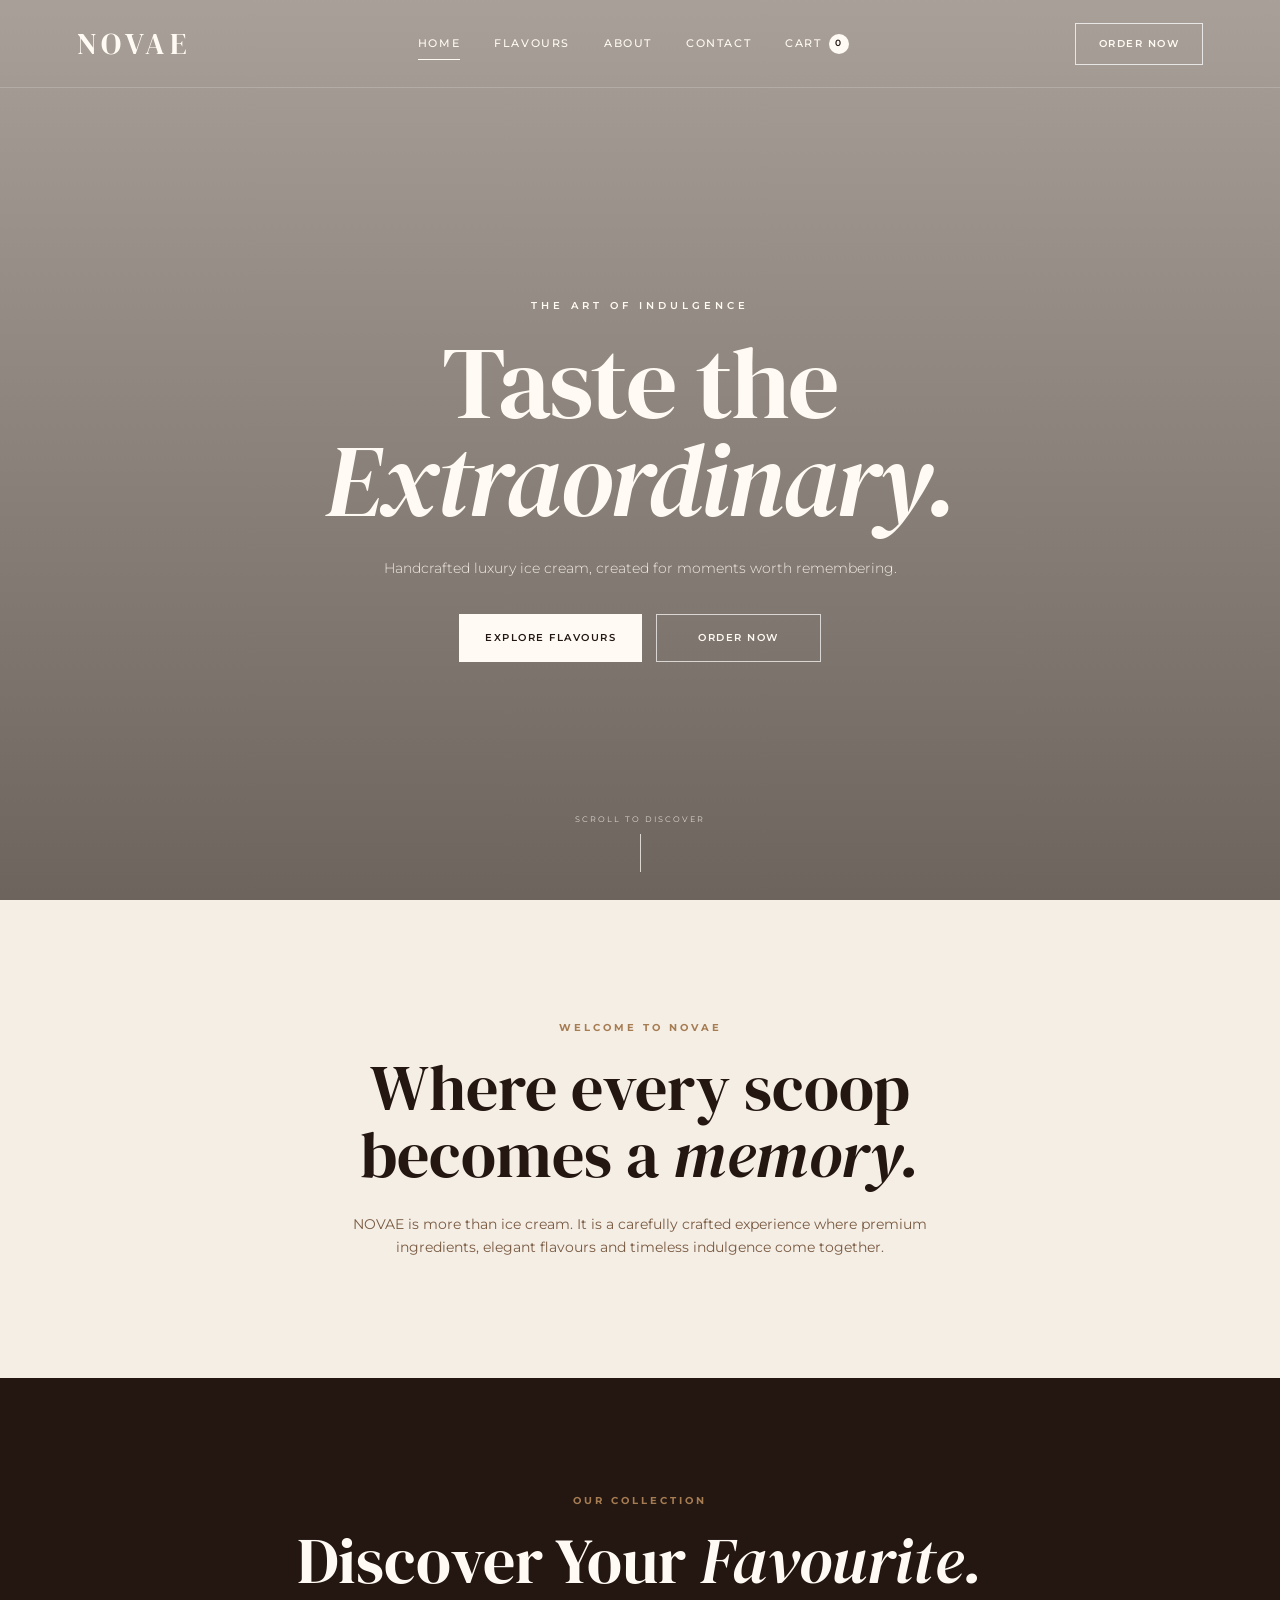
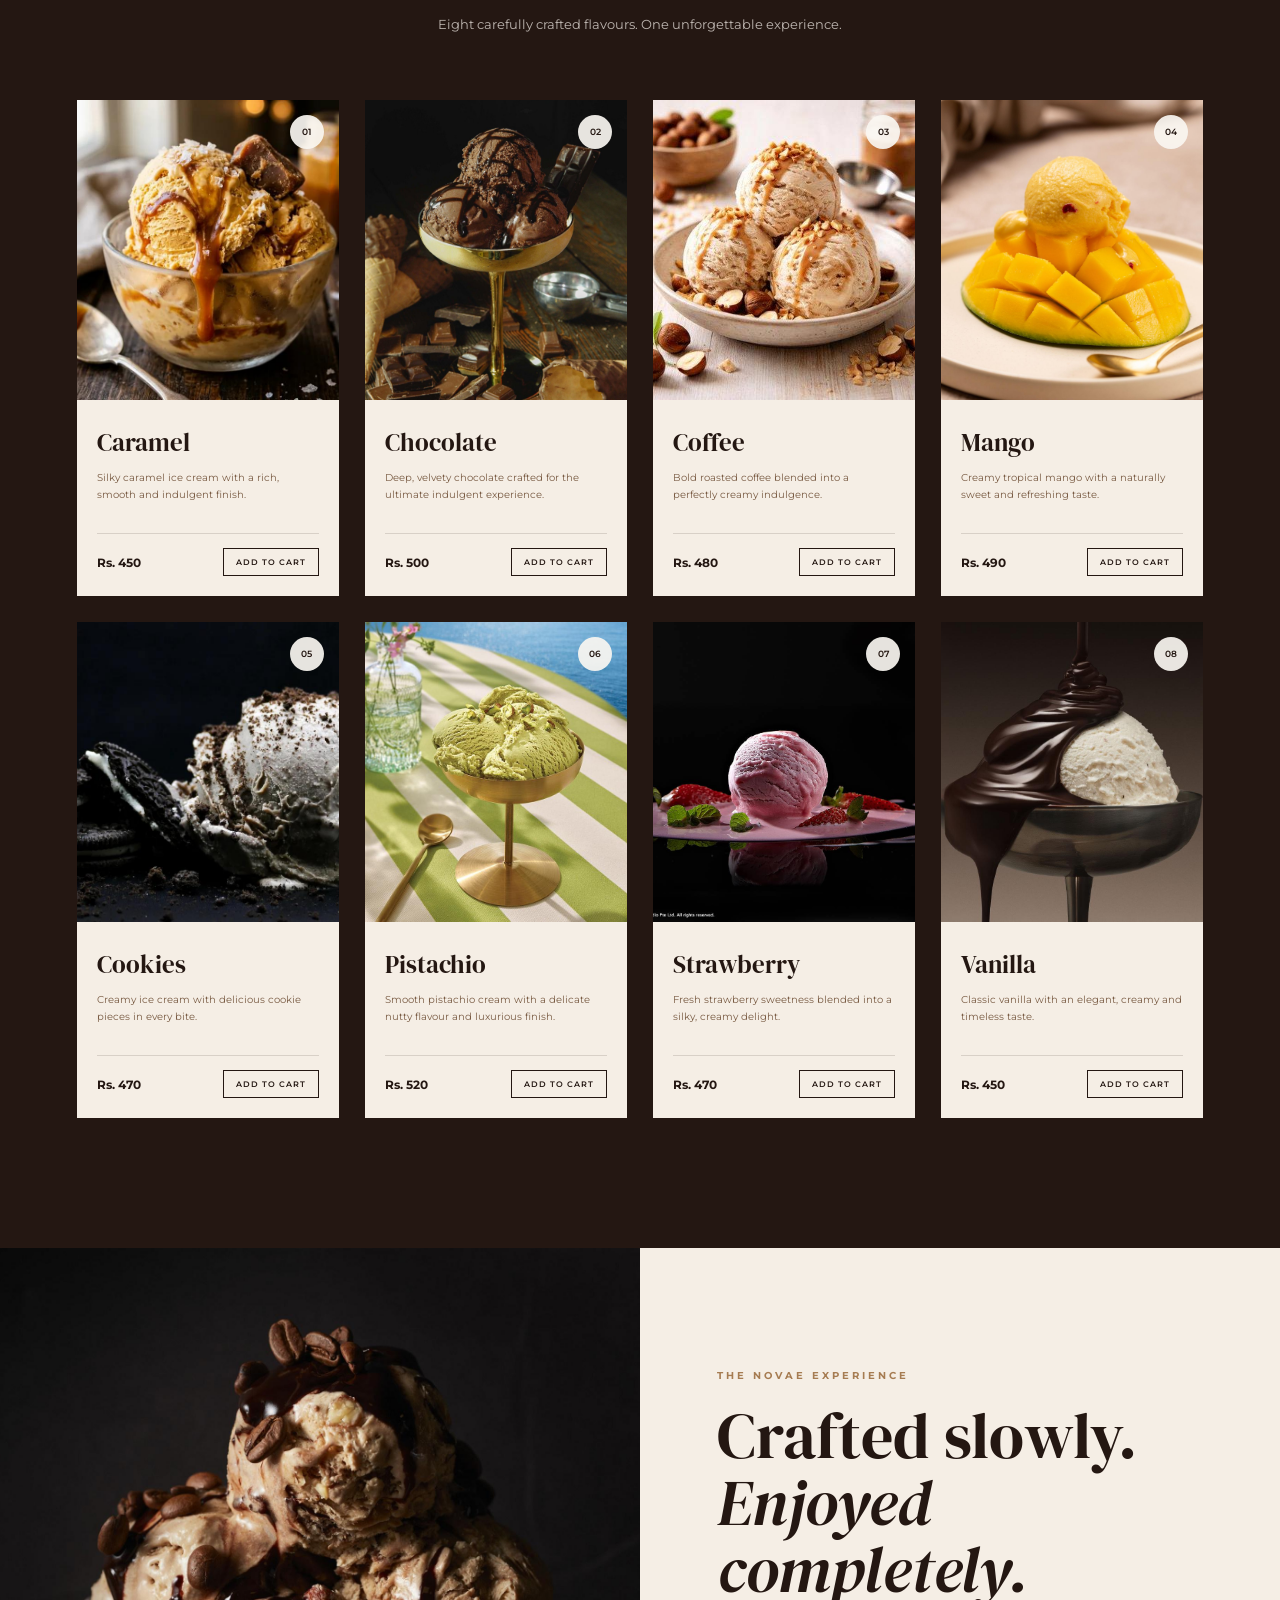
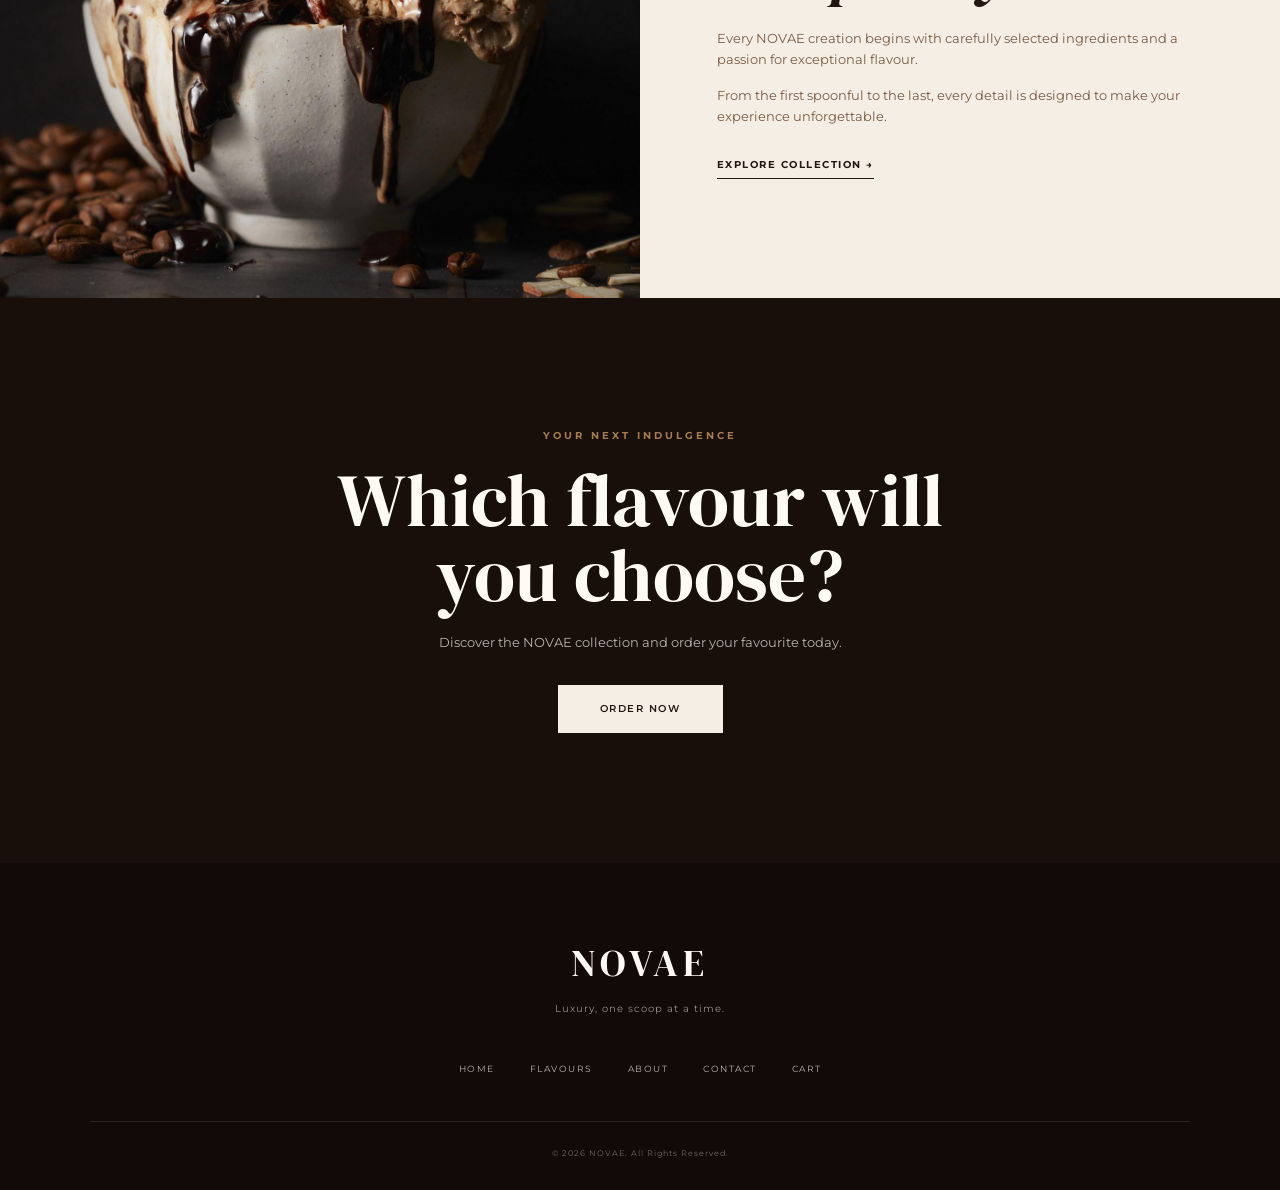
<file: index.html>
<!DOCTYPE html>
<html lang="en">

<head>
    <meta charset="UTF-8">

    <meta name="viewport" content="width=device-width, initial-scale=1.0">

    <title>NOVAE — Luxury Ice Cream</title>

    <meta name="description"
        content="NOVAE — A luxury ice cream experience crafted with premium ingredients and unforgettable flavours.">

    <link rel="stylesheet" href="style.css">

    <link rel="preconnect" href="https://fonts.googleapis.com">
    <link rel="preconnect" href="https://fonts.gstatic.com" crossorigin>

    <link
        href="https://fonts.googleapis.com/css2?family=DM+Serif+Display:ital@0;1&family=Montserrat:wght@300;400;500;600;700&display=swap"
        rel="stylesheet">
</head>

<body>

    <!-- =====================================================
         NAVBAR
    ====================================================== -->

    <header class="navbar">

        <a href="index.html" class="logo">
            NOVAE
        </a>

        <nav class="nav-links">

            <a href="index.html" class="active">Home</a>

            <a href="#flavours">Flavours</a>

            <a href="#about">About</a>

            <a href="#contact">Contact</a>

            <a href="cart.html" class="cart-link">
                Cart
                <span id="cart-count">0</span>
            </a>

        </nav>

        <a href="checkout.html" class="nav-order-btn">
            Order Now
        </a>

    </header>


    <!-- =====================================================
         HERO SECTION
    ====================================================== -->

    <main>

        <section class="hero">

            <!-- Cinematic Background Video -->

            <video class="hero-video" autoplay muted loop playsinline>

                <source src="videos/ice-cream.mp4" type="video/mp4">

                Your browser does not support the video tag.

            </video>


            <!-- Dark Overlay -->

            <div class="hero-overlay"></div>


            <!-- Hero Content -->

            <div class="hero-content">

                <p class="hero-small-text">
                    THE ART OF INDULGENCE
                </p>

                <h1>
                    Taste the
                    <span>Extraordinary.</span>
                </h1>

                <p class="hero-description">
                    Handcrafted luxury ice cream,
                    created for moments worth remembering.
                </p>

                <div class="hero-buttons">

                    <a href="#flavours" class="primary-btn">
                        Explore Flavours
                    </a>

                    <a href="checkout.html" class="secondary-btn">
                        Order Now
                    </a>

                </div>

            </div>

            <!-- Scroll Indicator -->

            <div class="scroll-indicator">
                <span>Scroll to discover</span>
                <div class="scroll-line"></div>
            </div>

        </section>


        <!-- =====================================================
             INTRO SECTION
        ====================================================== -->

        <section class="intro-section">

            <div class="intro-content">

                <p class="section-label">
                    WELCOME TO NOVAE
                </p>

                <h2>
                    Where every scoop
                    becomes a <em>memory.</em>
                </h2>

                <p>
                    NOVAE is more than ice cream.
                    It is a carefully crafted experience where
                    premium ingredients, elegant flavours and
                    timeless indulgence come together.
                </p>

            </div>

        </section>

        <!-- =====================================================
     FLAVOURS SECTION
====================================================== -->

<section class="flavours-section" id="flavours">

    <div class="section-heading">

        <p class="section-label">
            OUR COLLECTION
        </p>

        <h2>
            Discover Your
            <em>Favourite.</em>
        </h2>

        <p>
            Eight carefully crafted flavours.
            One unforgettable experience.
        </p>

    </div>


    <div class="flavours-grid">


        <!-- 01 — CARAMEL -->

        <article class="flavour-card">

            <div class="flavour-image">

                <img
                    src="images/caramel.jpg"
                    alt="NOVAE Caramel Ice Cream">

                <span class="flavour-number">
                    01
                </span>

            </div>

            <div class="flavour-info">

                <h3>Caramel</h3>

                <p>
                    Silky caramel ice cream with a rich,
                    smooth and indulgent finish.
                </p>

                <div class="flavour-bottom">

                    <span>Rs. 450</span>

                    <button
                        class="add-to-cart"
                        data-name="Caramel"
                        data-price="450">
                        Add to Cart
                    </button>

                </div>

            </div>

        </article>


        <!-- 02 — CHOCOLATE -->

        <article class="flavour-card">

            <div class="flavour-image">

                <img
                    src="images/chocolate.jpg"
                    alt="NOVAE Chocolate Ice Cream">

                <span class="flavour-number">
                    02
                </span>

            </div>

            <div class="flavour-info">

                <h3>Chocolate</h3>

                <p>
                    Deep, velvety chocolate crafted for
                    the ultimate indulgent experience.
                </p>

                <div class="flavour-bottom">

                    <span>Rs. 500</span>

                    <button
                        class="add-to-cart"
                        data-name="Chocolate"
                        data-price="500">
                        Add to Cart
                    </button>

                </div>

            </div>

        </article>


        <!-- 03 — COFFEE -->

        <article class="flavour-card">

            <div class="flavour-image">

                <img
                    src="images/coffee.jpg"
                    alt="NOVAE Coffee Ice Cream">

                <span class="flavour-number">
                    03
                </span>

            </div>

            <div class="flavour-info">

                <h3>Coffee</h3>

                <p>
                    Bold roasted coffee blended into a
                    perfectly creamy indulgence.
                </p>

                <div class="flavour-bottom">

                    <span>Rs. 480</span>

                    <button
                        class="add-to-cart"
                        data-name="Coffee"
                        data-price="480">
                        Add to Cart
                    </button>

                </div>

            </div>

        </article>


        <!-- 04 — MANGO -->

        <article class="flavour-card">

            <div class="flavour-image">

                <img
                    src="images/mango.jpg"
                    alt="NOVAE Mango Ice Cream">

                <span class="flavour-number">
                    04
                </span>

            </div>

            <div class="flavour-info">

                <h3>Mango</h3>

                <p>
                    Creamy tropical mango with a naturally
                    sweet and refreshing taste.
                </p>

                <div class="flavour-bottom">

                    <span>Rs. 490</span>

                    <button
                        class="add-to-cart"
                        data-name="Mango"
                        data-price="490">
                        Add to Cart
                    </button>

                </div>

            </div>

        </article>


        <!-- 05 — COOKIES -->

        <article class="flavour-card">

            <div class="flavour-image">

                <img
                    src="images/cookies.jpg"
                    alt="NOVAE Cookies Ice Cream">

                <span class="flavour-number">
                    05
                </span>

            </div>

            <div class="flavour-info">

                <h3>Cookies</h3>

                <p>
                    Creamy ice cream with delicious cookie
                    pieces in every bite.
                </p>

                <div class="flavour-bottom">

                    <span>Rs. 470</span>

                    <button
                        class="add-to-cart"
                        data-name="Cookies"
                        data-price="470">
                        Add to Cart
                    </button>

                </div>

            </div>

        </article>


        <!-- 06 — PISTACHIO -->

        <article class="flavour-card">

            <div class="flavour-image">

                <img
                    src="images/pistachio.jpg"
                    alt="NOVAE Pistachio Ice Cream">

                <span class="flavour-number">
                    06
                </span>

            </div>

            <div class="flavour-info">

                <h3>Pistachio</h3>

                <p>
                    Smooth pistachio cream with a delicate
                    nutty flavour and luxurious finish.
                </p>

                <div class="flavour-bottom">

                    <span>Rs. 520</span>

                    <button
                        class="add-to-cart"
                        data-name="Pistachio"
                        data-price="520">
                        Add to Cart
                    </button>

                </div>

            </div>

        </article>


        <!-- 07 — STRAWBERRY -->

        <article class="flavour-card">

            <div class="flavour-image">

                <img
                    src="images/strawberry.jpg"
                    alt="NOVAE Strawberry Ice Cream">

                <span class="flavour-number">
                    07
                </span>

            </div>

            <div class="flavour-info">

                <h3>Strawberry</h3>

                <p>
                    Fresh strawberry sweetness blended
                    into a silky, creamy delight.
                </p>

                <div class="flavour-bottom">

                    <span>Rs. 470</span>

                    <button
                        class="add-to-cart"
                        data-name="Strawberry"
                        data-price="470">
                        Add to Cart
                    </button>

                </div>

            </div>

        </article>


        <!-- 08 — VANILLA -->

        <article class="flavour-card">

            <div class="flavour-image">

                <img
                    src="images/vanilla.jpg"
                    alt="NOVAE Vanilla Ice Cream">

                <span class="flavour-number">
                    08
                </span>

            </div>

            <div class="flavour-info">

                <h3>Vanilla</h3>

                <p>
                    Classic vanilla with an elegant,
                    creamy and timeless taste.
                </p>

                <div class="flavour-bottom">

                    <span>Rs. 450</span>

                    <button
                        class="add-to-cart"
                        data-name="Vanilla"
                        data-price="450">
                        Add to Cart
                    </button>

                </div>

            </div>

        </article>


    </div>

</section>


       


        <!-- =====================================================
             ABOUT SECTION
        ====================================================== -->

        <section class="about-section" id="about">

            <div class="about-image">

                <img
                    src="images/novae ice cream.jpg"
                    alt="Luxury NOVAE ice cream">

            </div>

            <div class="about-content">

                <p class="section-label">
                    THE NOVAE EXPERIENCE
                </p>

                <h2>
                    Crafted slowly.
                    <em>Enjoyed completely.</em>
                </h2>

                <p>
                    Every NOVAE creation begins with carefully
                    selected ingredients and a passion for
                    exceptional flavour.
                </p>

                <p>
                    From the first spoonful to the last,
                    every detail is designed to make your
                    experience unforgettable.
                </p>

                <a href="#flavours" class="text-btn">
                    Explore Collection →
                </a>

            </div>

        </section>


        <!-- =====================================================
             CTA SECTION
        ====================================================== -->

        <section class="cta-section" id="contact">

            <div class="cta-content">

                <p class="section-label">
                    YOUR NEXT INDULGENCE
                </p>

                <h2>
                    Which flavour
                    will you choose?
                </h2>

                <p>
                    Discover the NOVAE collection
                    and order your favourite today.
                </p>

                <a href="checkout.html" class="primary-btn">
                    Order Now
                </a>

            </div>

        </section>

    </main>


    <!-- =====================================================
         FOOTER
    ====================================================== -->

    <footer class="footer">

        <div class="footer-brand">

            <h2>
                NOVAE
            </h2>

            <p>
                Luxury, one scoop at a time.
            </p>

        </div>


        <div class="footer-links">

            <a href="index.html">
                Home
            </a>

            <a href="#flavours">
                Flavours
            </a>

            <a href="#about">
                About
            </a>

            <a href="#contact">
                Contact
            </a>

            <a href="cart.html">
                Cart
            </a>

        </div>


        <div class="footer-bottom">

            <p>
                © 2026 NOVAE. All Rights Reserved.
            </p>

        </div>

    </footer>


    <!-- =====================================================
         JAVASCRIPT
    ====================================================== -->

    <script src="script.js"></script>

</body>

</html>
</file>
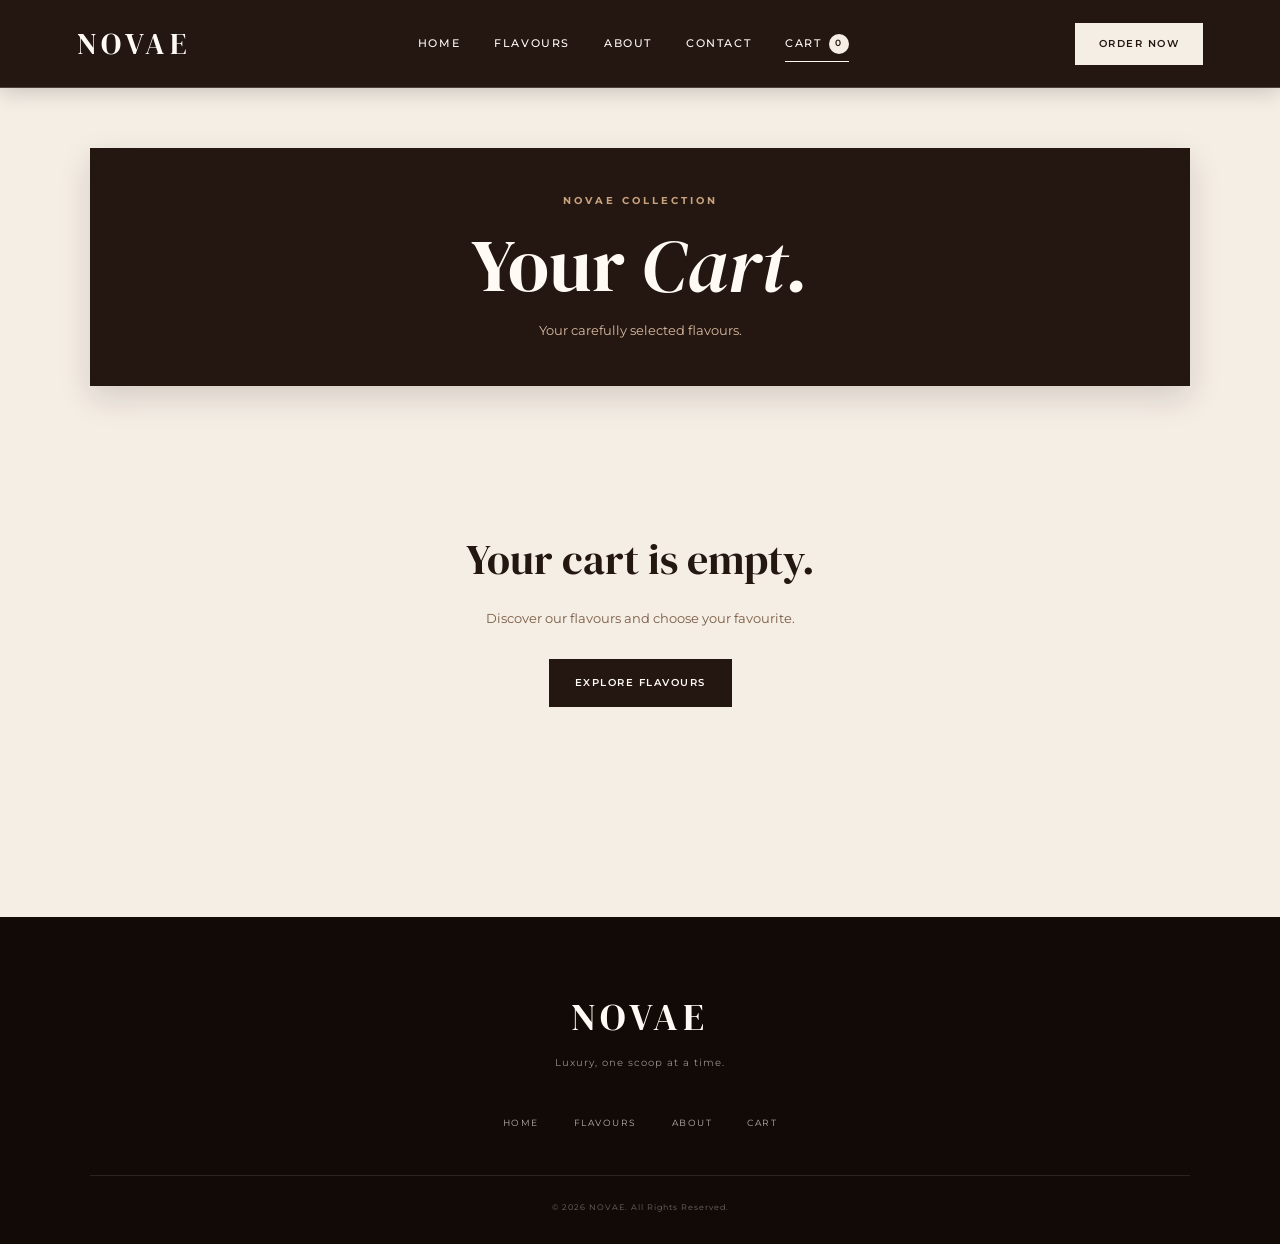
<file: cart.html>
<!DOCTYPE html>
<html lang="en">

<head>
    <meta charset="UTF-8">
    <meta name="viewport" content="width=device-width, initial-scale=1.0">

    <title>NOVAE — Your Cart</title>

    <link rel="stylesheet" href="style.css">

    <link rel="preconnect" href="https://fonts.googleapis.com">
    <link rel="preconnect" href="https://fonts.gstatic.com" crossorigin>

    <link href="https://fonts.googleapis.com/css2?family=DM+Serif+Display:ital@0;1&family=Montserrat:wght@300;400;500;600;700&display=swap" rel="stylesheet">
</head>

<body>

    <!-- NAVBAR -->

    <header class="navbar">

        <a href="index.html" class="logo">
            NOVAE
        </a>

        <nav class="nav-links">

            <a href="index.html">
                Home
            </a>

            <a href="index.html#flavours">
                Flavours
            </a>

            <a href="index.html#about">
                About
            </a>

            <a href="index.html#contact">
                Contact
            </a>

            <a href="cart.html" class="active cart-link">
                Cart
                <span id="cart-count">0</span>
            </a>

        </nav>

        <a href="cart.html" class="nav-order-btn">
            Order Now
        </a>

    </header>


    <!-- CART PAGE -->

    <main class="cart-page">

        <section class="cart-header">

            <p class="section-label">
                NOVAE COLLECTION
            </p>

            <h1>
                Your <em>Cart.</em>
            </h1>

            <p>
                Your carefully selected flavours.
            </p>

        </section>


        <section class="cart-section">

            <!-- CART ITEMS -->

            <div id="cart-items"></div>


            <!-- EMPTY CART -->

            <div id="empty-cart" class="empty-cart">

                <h2>
                    Your cart is empty.
                </h2>

                <p>
                    Discover our flavours and choose
                    your favourite.
                </p>

                <a href="index.html#flavours" class="primary-btn">
                    Explore Flavours
                </a>

            </div>


            <!-- SUMMARY -->

            <div id="cart-summary" class="cart-summary">

                <div class="summary-row">

                    <span>
                        Subtotal
                    </span>

                    <span id="cart-subtotal">
                        Rs. 0
                    </span>

                </div>


                <div class="summary-row">

                    <span>
                        Delivery
                    </span>

                    <span>
                        Rs. 150
                    </span>

                </div>


                <div class="summary-total">

                    <span>
                        Total
                    </span>

                    <span id="cart-total">
                        Rs. 0
                    </span>

                </div>


                <a href="checkout.html" class="checkout-btn">
                    Proceed to Checkout
                </a>

            </div>

        </section>

    </main>


    <!-- FOOTER -->

    <footer class="footer">

        <div class="footer-brand">

            <h2>
                NOVAE
            </h2>

            <p>
                Luxury, one scoop at a time.
            </p>

        </div>


        <div class="footer-links">

            <a href="index.html">
                Home
            </a>

            <a href="index.html#flavours">
                Flavours
            </a>

            <a href="index.html#about">
                About
            </a>

            <a href="cart.html">
                Cart
            </a>

        </div>


        <div class="footer-bottom">

            <p>
                © 2026 NOVAE. All Rights Reserved.
            </p>

        </div>

    </footer>


    <!-- CART JAVASCRIPT -->

    <script>

        let cart =
            JSON.parse(localStorage.getItem("novaeCart")) || [];


        const cartItems =
            document.getElementById("cart-items");

        const emptyCart =
            document.getElementById("empty-cart");

        const cartSummary =
            document.getElementById("cart-summary");

        const cartSubtotal =
            document.getElementById("cart-subtotal");

        const cartTotal =
            document.getElementById("cart-total");

        const cartCount =
            document.getElementById("cart-count");


        /* DISPLAY CART */

        function displayCart() {

            cartItems.innerHTML = "";


            if (cart.length === 0) {

                emptyCart.style.display = "block";

                cartSummary.style.display = "none";

                cartCount.textContent = "0";

                return;
            }


            emptyCart.style.display = "none";

            cartSummary.style.display = "block";


            let subtotal = 0;

            let totalQuantity = 0;


            cart.forEach((item, index) => {

                subtotal +=
                    Number(item.price) * Number(item.quantity);

                totalQuantity +=
                    Number(item.quantity);


                const itemElement =
                    document.createElement("div");


                itemElement.className =
                    "cart-item";


                itemElement.innerHTML = `

                    <div class="cart-item-info">

                        <div class="cart-item-number">
                            ${String(index + 1).padStart(2, "0")}
                        </div>

                        <div>

                            <h3>
                                ${item.name}
                            </h3>

                            <p>
                                Rs. ${item.price} per scoop
                            </p>

                        </div>

                    </div>


                    <div class="quantity-control">

                        <button
                            type="button"
                            onclick="decreaseQuantity(${index})">
                            −
                        </button>

                        <span>
                            ${item.quantity}
                        </span>

                        <button
                            type="button"
                            onclick="increaseQuantity(${index})">
                            +
                        </button>

                    </div>


                    <div class="cart-item-price">
                        Rs. ${Number(item.price) * Number(item.quantity)}
                    </div>


                    <button
                        type="button"
                        class="remove-item"
                        onclick="removeItem(${index})">

                        Remove

                    </button>

                `;


                cartItems.appendChild(itemElement);

            });


            cartCount.textContent =
                totalQuantity;


            cartSubtotal.textContent =
                `Rs. ${subtotal}`;


            const delivery = 150;


            cartTotal.textContent =
                `Rs. ${subtotal + delivery}`;

        }


        /* INCREASE */

        function increaseQuantity(index) {

            cart[index].quantity++;

            saveCart();

            displayCart();

        }


        /* DECREASE */

        function decreaseQuantity(index) {

            if (cart[index].quantity > 1) {

                cart[index].quantity--;

            } else {

                cart.splice(index, 1);

            }

            saveCart();

            displayCart();

        }


        /* REMOVE */

        function removeItem(index) {

            cart.splice(index, 1);

            saveCart();

            displayCart();

        }


        /* SAVE */

        function saveCart() {

            localStorage.setItem(
                "novaeCart",
                JSON.stringify(cart)
            );

        }


        /* START */

        displayCart();

    </script>

</body>

</html>
</file>
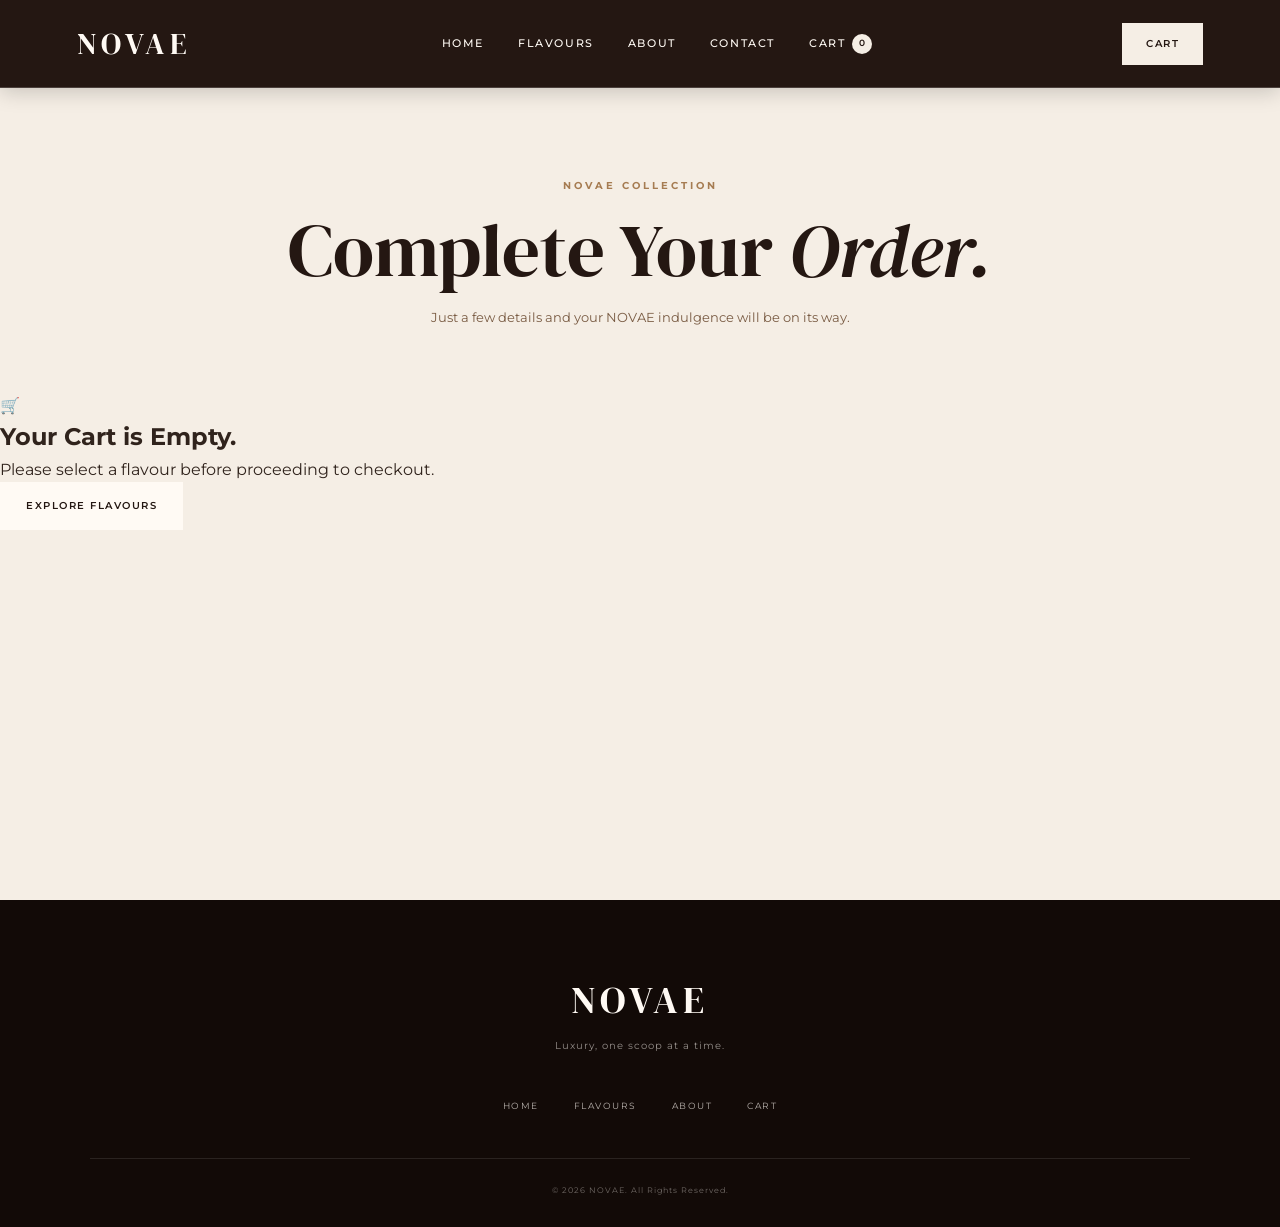
<file: checkout.html>
<!DOCTYPE html>
<html lang="en">

<head>

    <meta charset="UTF-8">

    <meta name="viewport" content="width=device-width, initial-scale=1.0">

    <title>NOVAE — Checkout</title>

    <meta name="description"
        content="Complete your NOVAE luxury ice cream order.">

    <link rel="stylesheet" href="style.css">

    <link rel="preconnect" href="https://fonts.googleapis.com">
    <link rel="preconnect" href="https://fonts.gstatic.com" crossorigin>

    <link
        href="https://fonts.googleapis.com/css2?family=DM+Serif+Display:ital@0;1&family=Montserrat:wght@300;400;500;600;700&display=swap"
        rel="stylesheet">

</head>


<body>


    <!-- =====================================================
         NAVBAR
    ====================================================== -->

    <header class="navbar">

        <a href="index.html" class="logo">
            NOVAE
        </a>


        <nav class="nav-links">

            <a href="index.html">
                Home
            </a>

            <a href="index.html#flavours">
                Flavours
            </a>

            <a href="index.html#about">
                About
            </a>

            <a href="index.html#contact">
                Contact
            </a>

            <a href="cart.html" class="cart-link">

                Cart

                <span id="cart-count">
                    0
                </span>

            </a>

        </nav>


        <a href="cart.html" class="nav-order-btn">
            Cart
        </a>

    </header>



    <!-- =====================================================
         CHECKOUT PAGE
    ====================================================== -->

    <main class="checkout-page">


        <!-- HEADER -->

        <section class="checkout-header">

            <p class="section-label">
                NOVAE COLLECTION
            </p>


            <h1>

                Complete Your
                <em>Order.</em>

            </h1>


            <p>

                Just a few details and your NOVAE
                indulgence will be on its way.

            </p>

        </section>



        <!-- =================================================
             CHECKOUT CONTENT
        ================================================== -->

        <section
            class="checkout-section"
            id="checkout-content">


            <!-- =============================================
                 CUSTOMER DETAILS
            ============================================== -->

            <div class="checkout-form-box">

                <h2>
                    Delivery Details
                </h2>


                <form id="checkout-form">


                    <!-- NAME -->

                    <div class="form-group">

                        <label for="customer-name">
                            Full Name
                        </label>


                        <input
                            type="text"
                            id="customer-name"
                            placeholder="Enter your full name"
                            required>

                    </div>



                    <!-- PHONE -->

                    <div class="form-group">

                        <label for="customer-phone">
                            Mobile Number
                        </label>


                        <input
                            type="tel"
                            id="customer-phone"
                            placeholder="03XX XXXXXXX"
                            pattern="[0-9+\-\s]{10,15}"
                            required>

                    </div>



                    <!-- ADDRESS -->

                    <div class="form-group">

                        <label for="customer-address">
                            Complete Address
                        </label>


                        <textarea
                            id="customer-address"
                            rows="5"
                            placeholder="House / Flat, Street, Area, City"
                            required></textarea>

                    </div>



                    <!-- PAYMENT -->

                    <div class="payment-box">

                        <p class="payment-label">
                            Payment Method
                        </p>


                        <label class="cod-option">

                            <input
                                type="radio"
                                name="payment"
                                value="Cash on Delivery"
                                checked>

                            <span>
                                Cash on Delivery
                            </span>

                        </label>

                    </div>



                    <!-- PLACE ORDER -->

                    <button
                        type="submit"
                        class="place-order-btn">

                        Place Order

                    </button>


                </form>

            </div>



            <!-- =============================================
                 ORDER SUMMARY
            ============================================== -->

            <div class="checkout-summary">

                <h2>
                    Your Order
                </h2>


                <div id="checkout-items">

                    <!-- Products will appear here -->

                </div>



                <!-- SUBTOTAL -->

                <div class="checkout-summary-line">

                    <span>
                        Subtotal
                    </span>


                    <span id="checkout-subtotal">
                        Rs. 0
                    </span>

                </div>



                <!-- DELIVERY -->

                <div class="checkout-summary-line">

                    <span>
                        Delivery
                    </span>


                    <span>
                        Rs. 150
                    </span>

                </div>



                <!-- TOTAL -->

                <div class="checkout-total">

                    <span>
                        Total
                    </span>


                    <span id="checkout-total">
                        Rs. 0
                    </span>

                </div>

            </div>


        </section>



        <!-- =================================================
             EMPTY CART MESSAGE
        ================================================== -->

        <section
            id="checkout-empty"
            class="checkout-empty">

            <div class="empty-checkout-icon">
                🛒
            </div>


            <h2>
                Your Cart is Empty.
            </h2>


            <p>
                Please select a flavour before
                proceeding to checkout.
            </p>


            <a
                href="index.html#flavours"
                class="primary-btn">

                Explore Flavours

            </a>

        </section>



        <!-- =================================================
             ORDER SUCCESS
        ================================================== -->

        <section
            id="order-success"
            class="order-success">


            <div class="success-icon">
                ✓
            </div>


            <p class="section-label">
                ORDER CONFIRMED
            </p>


            <h2>

                Thank You,
                <span id="success-name">
                    Guest
                </span>.

            </h2>


            <p>

                Your NOVAE order has been received
                successfully. We will contact you
                shortly to confirm your delivery.

            </p>



            <!-- ORDER NUMBER -->

            <div class="order-number-box">

                <span>
                    ORDER NUMBER
                </span>


                <strong id="order-number">
                    NOVAE-000000
                </strong>

            </div>



            <!-- TOTAL -->

            <div class="success-total">

                <span>
                    Order Total
                </span>


                <strong id="success-total">
                    Rs. 0
                </strong>

            </div>



            <a
                href="index.html"
                class="primary-btn">

                Continue Shopping

            </a>


        </section>


    </main>



    <!-- =====================================================
         FOOTER
    ====================================================== -->

    <footer class="footer">


        <div class="footer-brand">

            <h2>
                NOVAE
            </h2>


            <p>
                Luxury, one scoop at a time.
            </p>

        </div>



        <div class="footer-links">

            <a href="index.html">
                Home
            </a>

            <a href="index.html#flavours">
                Flavours
            </a>

            <a href="index.html#about">
                About
            </a>

            <a href="cart.html">
                Cart
            </a>

        </div>



        <div class="footer-bottom">

            <p>
                © 2026 NOVAE. All Rights Reserved.
            </p>

        </div>


    </footer>



    <!-- =====================================================
         CHECKOUT JAVASCRIPT
    ====================================================== -->

    <script>

        /* =================================================
           LOAD CART
        ================================================= */

        let cart =
            JSON.parse(
                localStorage.getItem("novaeCart")
            ) || [];



        /* =================================================
           ELEMENTS
        ================================================= */

        const checkoutContent =
            document.getElementById(
                "checkout-content"
            );


        const checkoutEmpty =
            document.getElementById(
                "checkout-empty"
            );


        const checkoutItems =
            document.getElementById(
                "checkout-items"
            );


        const checkoutSubtotal =
            document.getElementById(
                "checkout-subtotal"
            );


        const checkoutTotal =
            document.getElementById(
                "checkout-total"
            );


        const cartCount =
            document.getElementById(
                "cart-count"
            );


        const checkoutForm =
            document.getElementById(
                "checkout-form"
            );


        const orderSuccess =
            document.getElementById(
                "order-success"
            );


        const successName =
            document.getElementById(
                "success-name"
            );


        const orderNumber =
            document.getElementById(
                "order-number"
            );


        const successTotal =
            document.getElementById(
                "success-total"
            );



        /* =================================================
           UPDATE CART COUNT
        ================================================= */

        function updateCartCount() {

            let totalQuantity = 0;


            cart.forEach(function (item) {

                totalQuantity +=
                    Number(item.quantity);

            });


            cartCount.textContent =
                totalQuantity;

        }



        /* =================================================
           DISPLAY CHECKOUT
        ================================================= */

        function displayCheckout() {


            /* EMPTY CART */

            if (cart.length === 0) {

                checkoutContent.style.display =
                    "none";

                checkoutEmpty.style.display =
                    "block";

                updateCartCount();

                return;

            }


            /* SHOW CHECKOUT */

            checkoutContent.style.display =
                "grid";

            checkoutEmpty.style.display =
                "none";


            checkoutItems.innerHTML =
                "";


            let subtotal = 0;



            /* PRODUCTS */

            cart.forEach(function (item) {

                const itemTotal =
                    Number(item.price) *
                    Number(item.quantity);


                subtotal += itemTotal;


                const itemElement =
                    document.createElement(
                        "div"
                    );


                itemElement.className =
                    "checkout-item";


                itemElement.innerHTML = `

                    <div>

                        <h3>
                            ${item.name}
                        </h3>

                        <p>
                            ${item.quantity}
                            × Rs. ${item.price}
                        </p>

                    </div>


                    <strong>
                        Rs. ${itemTotal}
                    </strong>

                `;


                checkoutItems.appendChild(
                    itemElement
                );

            });



            /* SUBTOTAL */

            checkoutSubtotal.textContent =
                `Rs. ${subtotal}`;



            /* DELIVERY */

            const delivery = 150;



            /* TOTAL */

            const finalTotal =
                subtotal + delivery;


            checkoutTotal.textContent =
                `Rs. ${finalTotal}`;



            /* COUNT */

            updateCartCount();

        }



        /* =================================================
           PLACE ORDER
        ================================================= */

        checkoutForm.addEventListener(
            "submit",
            function (event) {

                event.preventDefault();


                /* CHECK CART */

                if (cart.length === 0) {

                    alert(
                        "Your cart is empty. Please select a flavour first."
                    );

                    window.location.href =
                        "index.html#flavours";

                    return;

                }



                /* CUSTOMER DETAILS */

                const customerName =
                    document.getElementById(
                        "customer-name"
                    ).value.trim();


                const customerPhone =
                    document.getElementById(
                        "customer-phone"
                    ).value.trim();


                const customerAddress =
                    document.getElementById(
                        "customer-address"
                    ).value.trim();



                /* VALIDATION */

                if (
                    customerName === "" ||
                    customerPhone === "" ||
                    customerAddress === ""
                ) {

                    alert(
                        "Please complete all delivery details."
                    );

                    return;

                }



                /* CALCULATE TOTAL */

                let subtotal = 0;


                cart.forEach(function (item) {

                    subtotal +=
                        Number(item.price) *
                        Number(item.quantity);

                });


                const delivery = 150;

                const finalTotal =
                    subtotal + delivery;



                /* GENERATE ORDER NUMBER */

                const generatedOrderNumber =
                    "NOVAE-" +
                    Math.floor(
                        100000 +
                        Math.random() * 900000
                    );



                /* ORDER OBJECT */

                const order = {

                    orderNumber:
                        generatedOrderNumber,

                    customerName:
                        customerName,

                    customerPhone:
                        customerPhone,

                    customerAddress:
                        customerAddress,

                    paymentMethod:
                        "Cash on Delivery",

                    items:
                        cart,

                    subtotal:
                        subtotal,

                    delivery:
                        delivery,

                    total:
                        finalTotal,

                    date:
                        new Date().toLocaleString()

                };



                /* SAVE ORDER */

                localStorage.setItem(
                    "novaeLastOrder",
                    JSON.stringify(order)
                );



                /* SHOW SUCCESS */

                successName.textContent =
                    customerName;


                orderNumber.textContent =
                    generatedOrderNumber;


                successTotal.textContent =
                    `Rs. ${finalTotal}`;



                checkoutContent.style.display =
                    "none";


                checkoutEmpty.style.display =
                    "none";


                orderSuccess.style.display =
                    "block";



                /* CLEAR CART */

                localStorage.removeItem(
                    "novaeCart"
                );


                cart = [];

                updateCartCount();



                /* SCROLL */

                window.scrollTo({

                    top: 0,

                    behavior: "smooth"

                });

            }
        );



        /* =================================================
           START
        ================================================= */

        displayCheckout();

    </script>


</body>

</html>
</file>
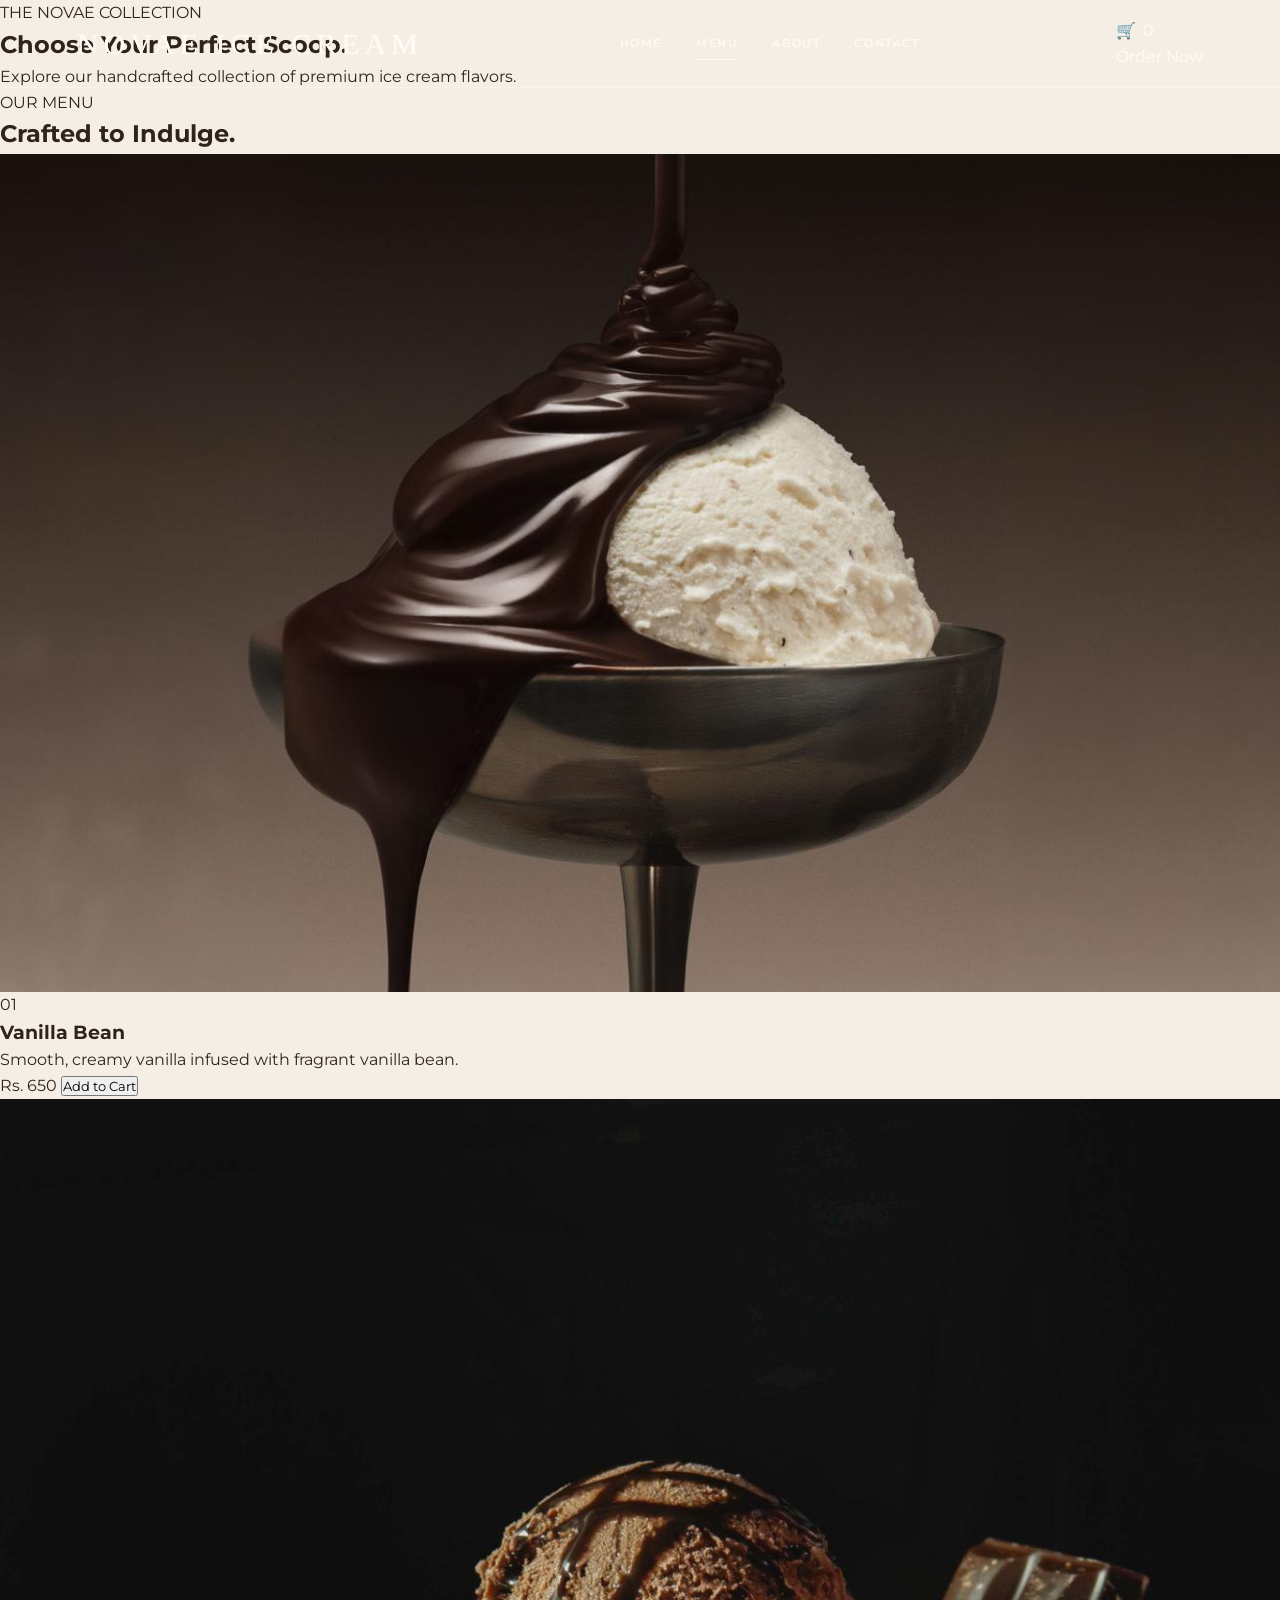
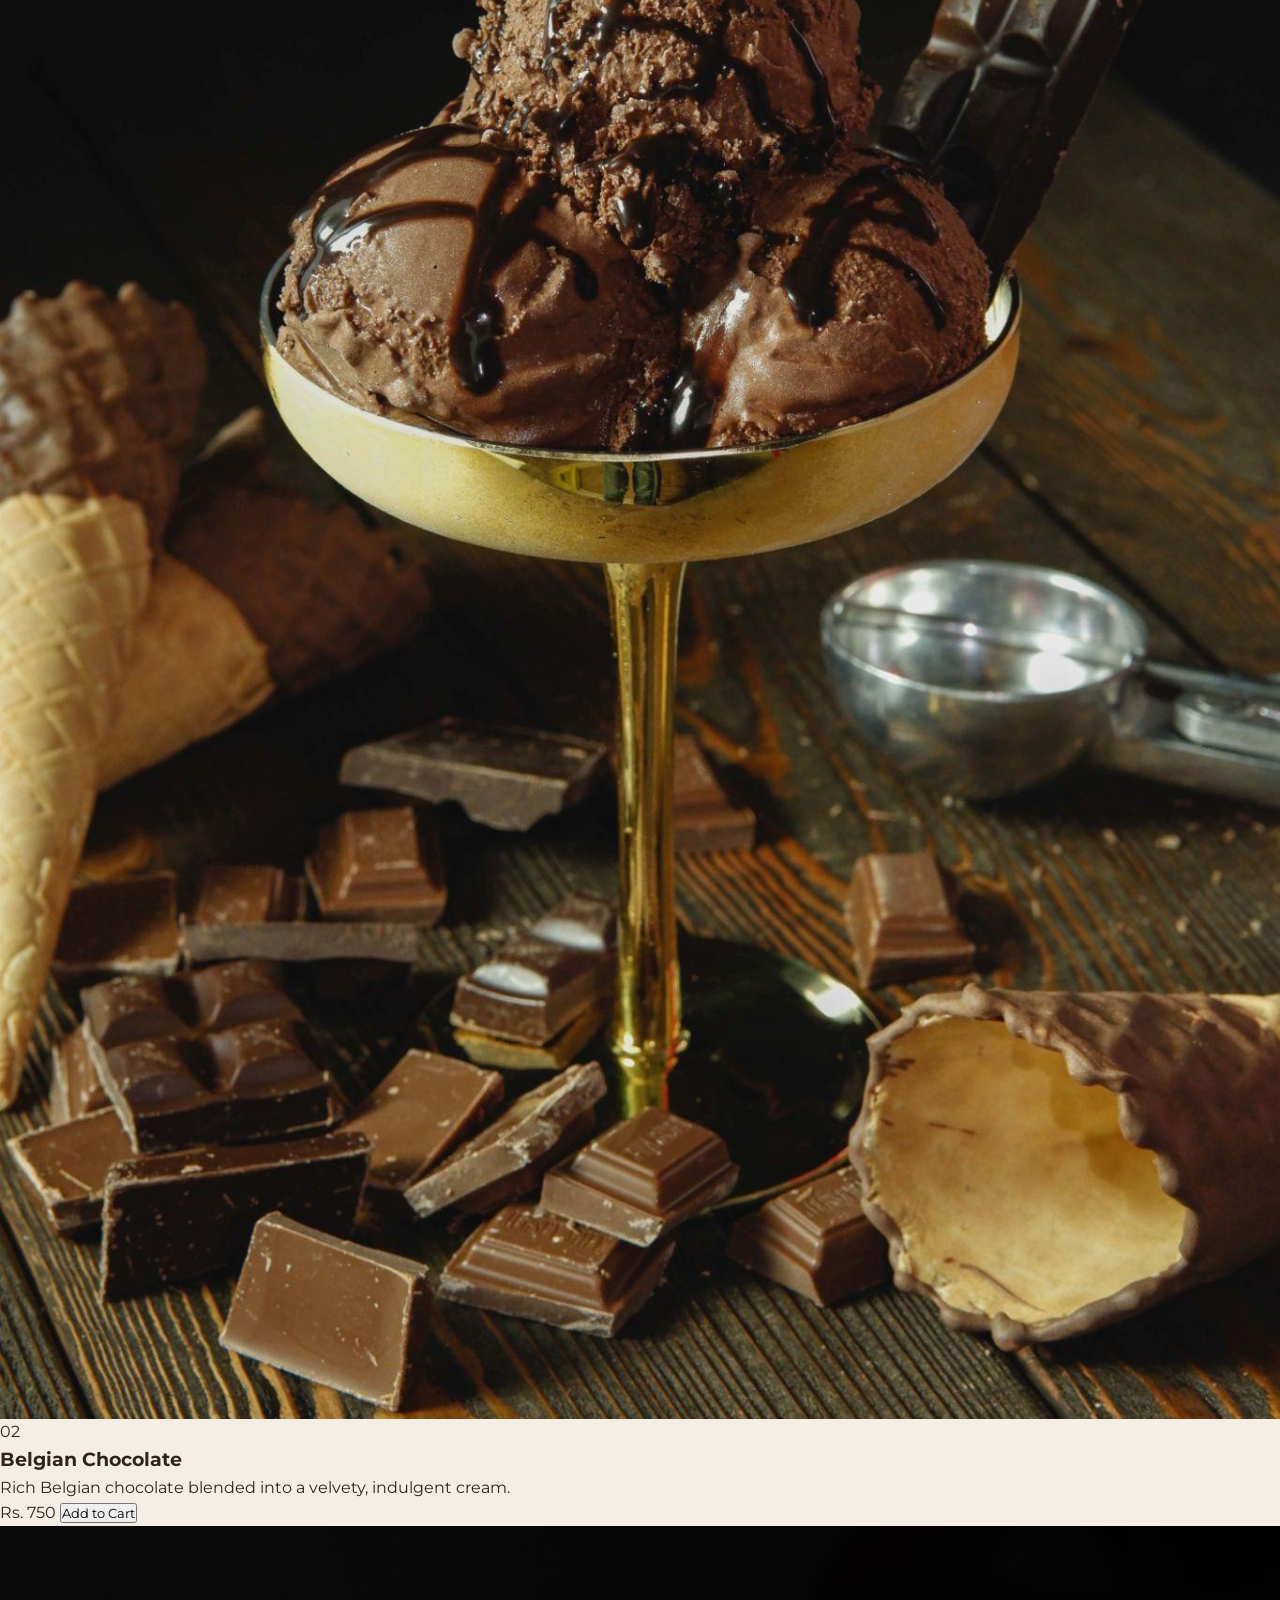
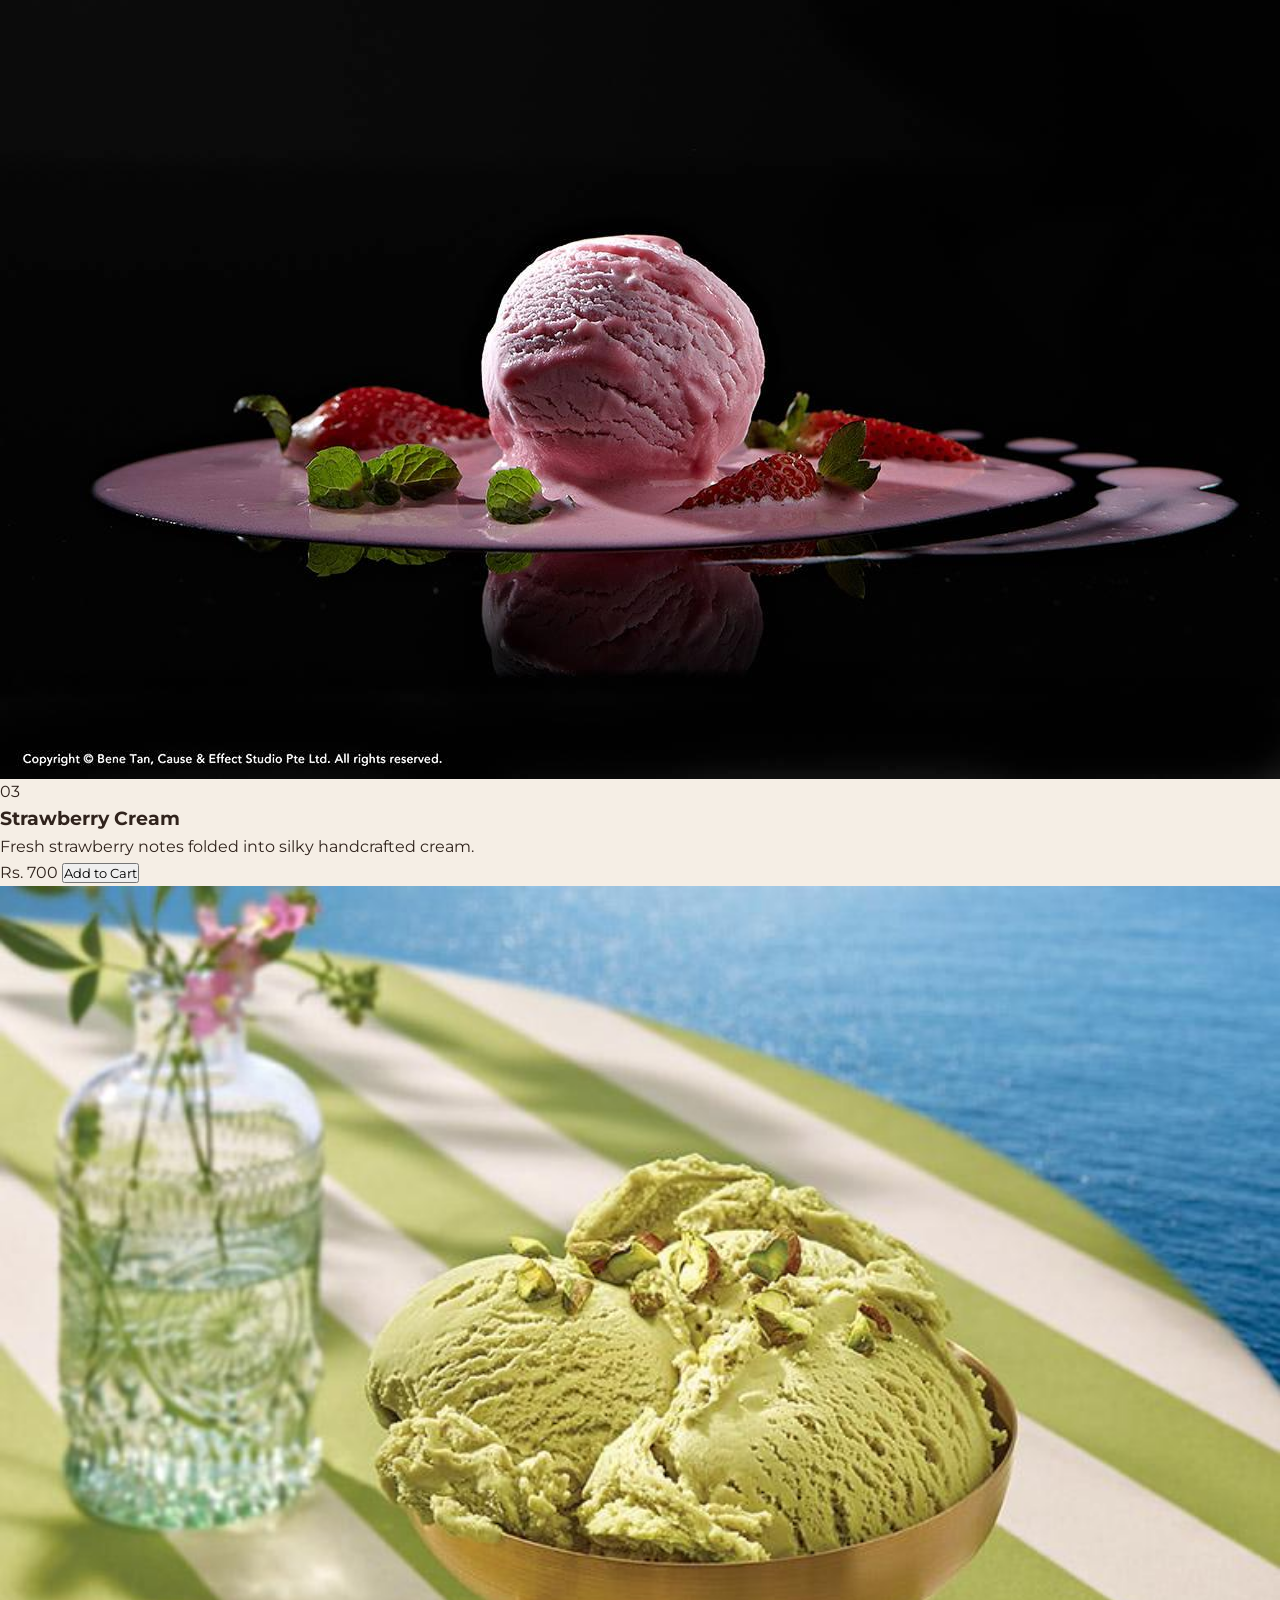
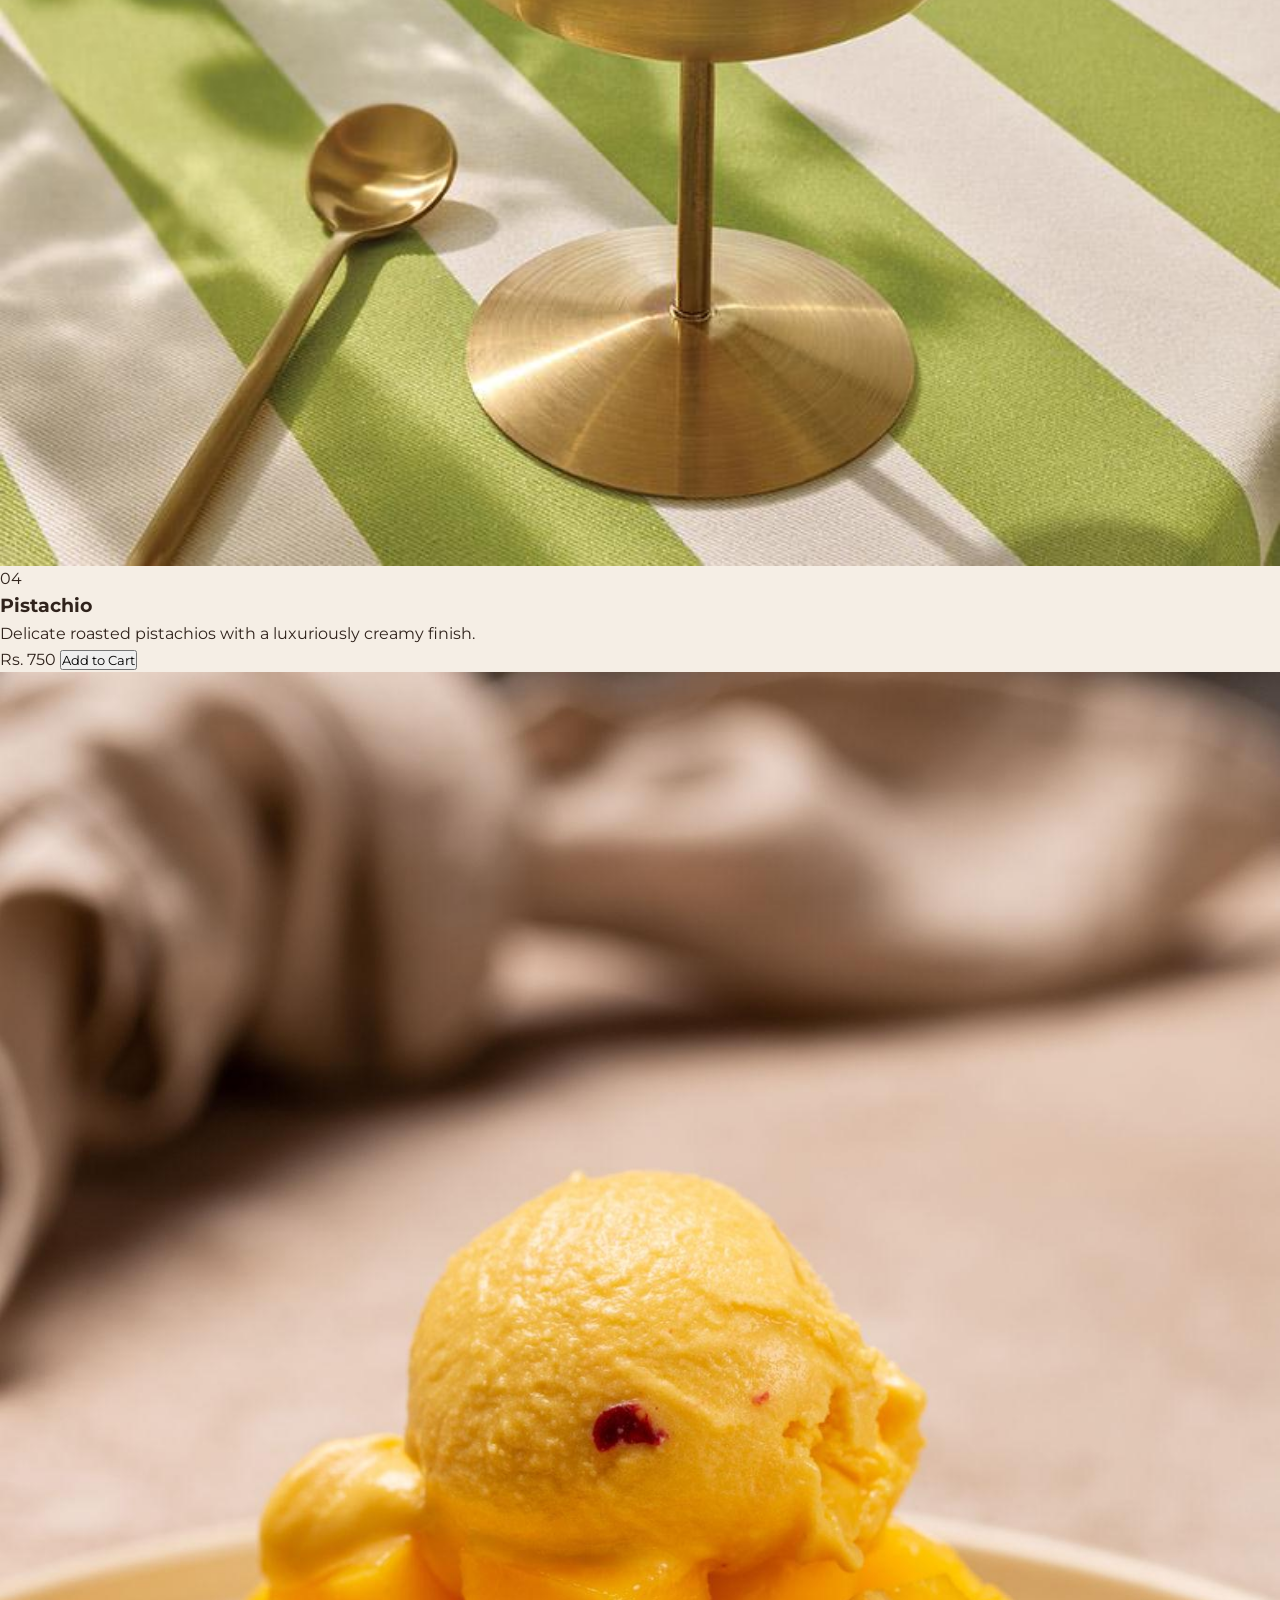
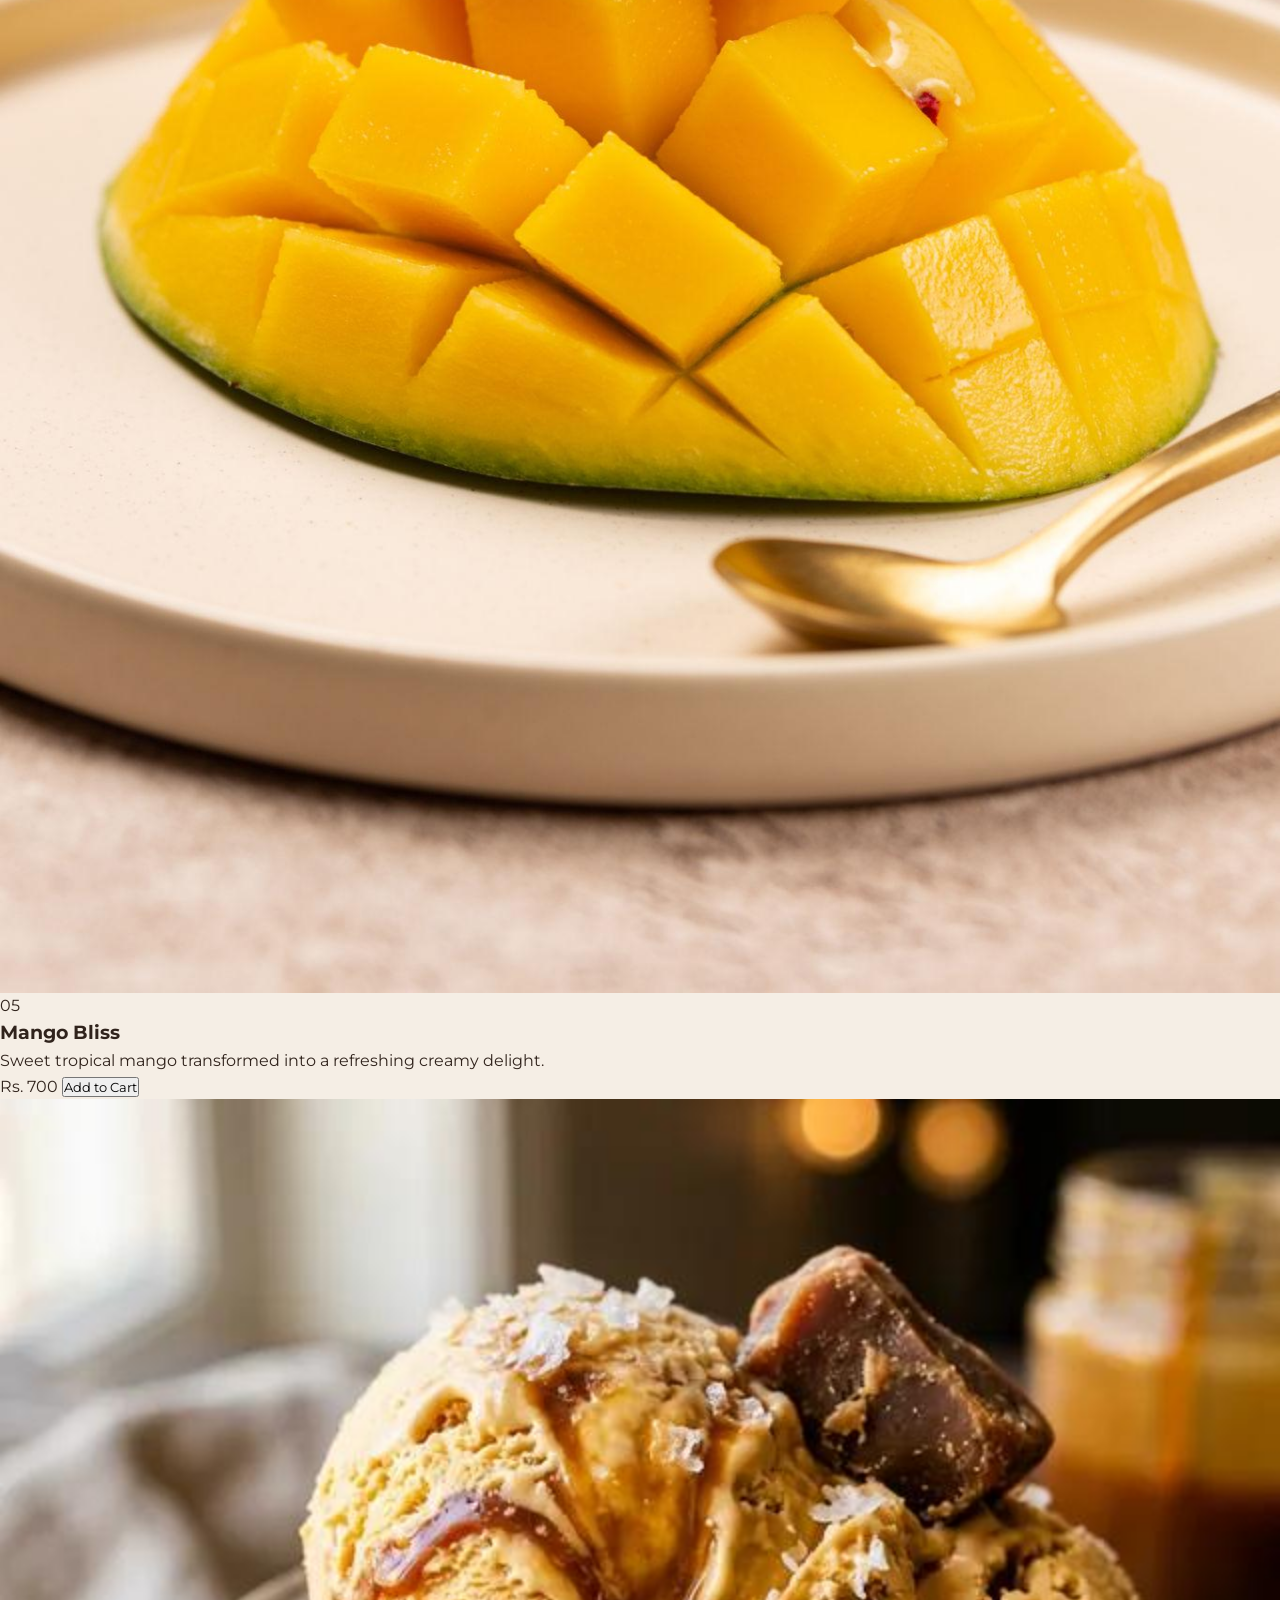
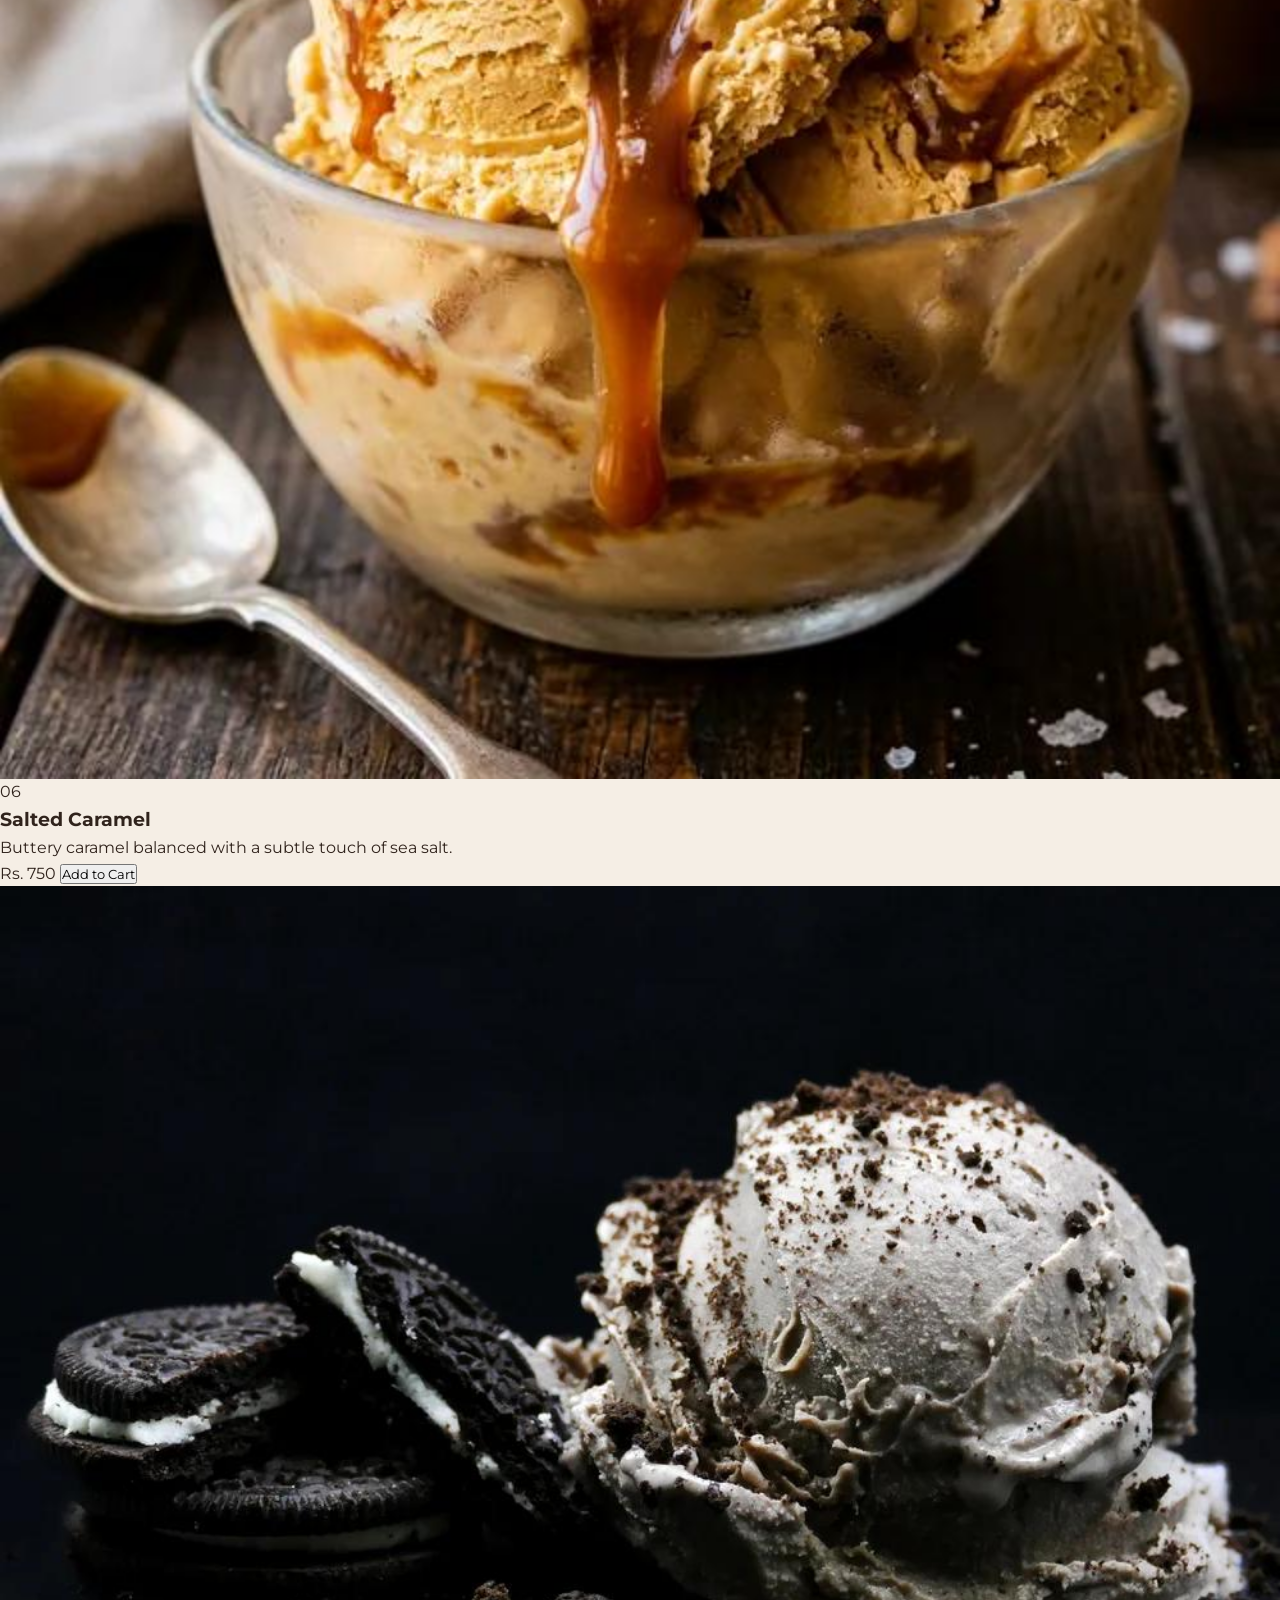
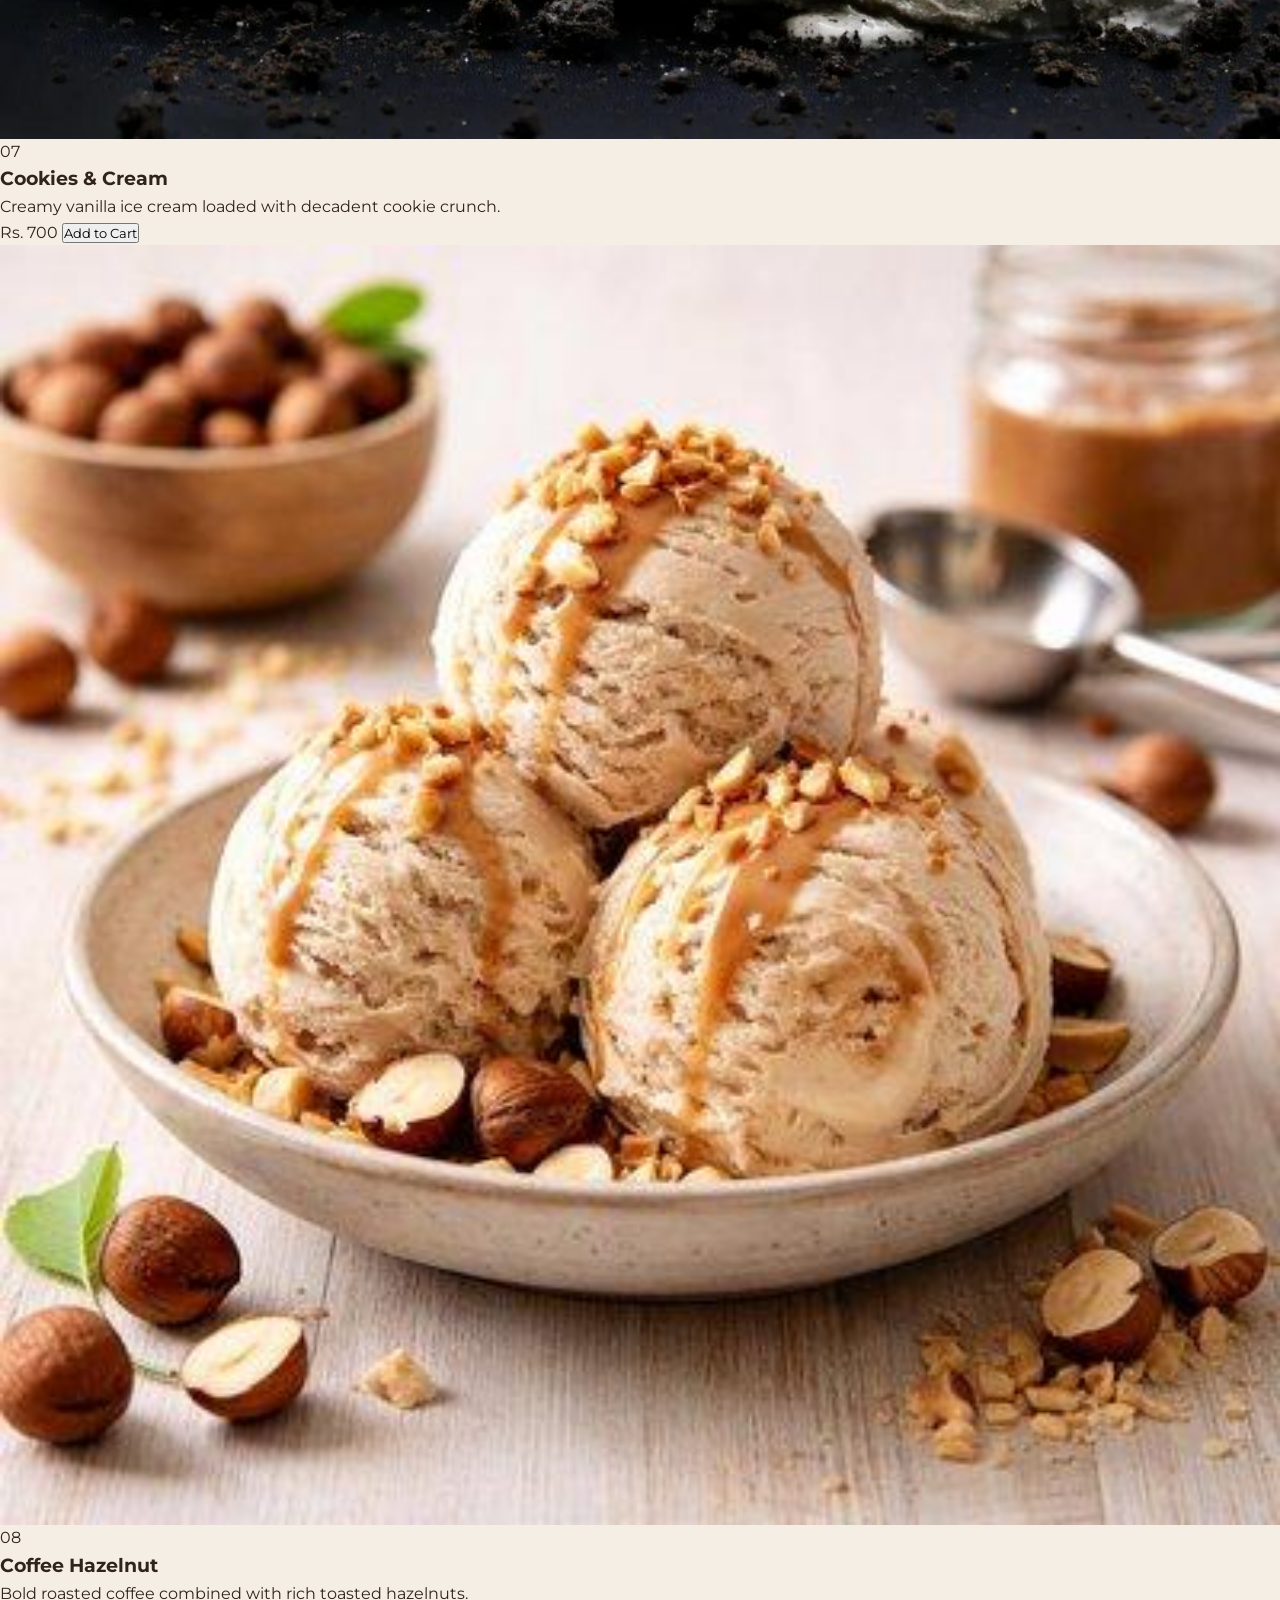
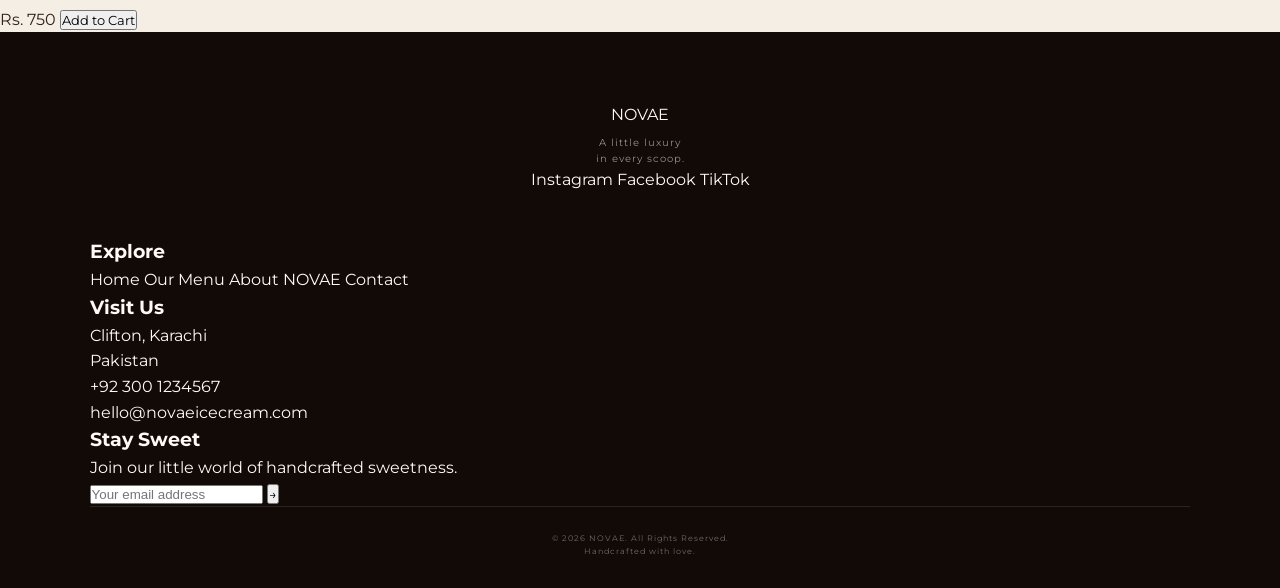
<file: menu.html>
<!DOCTYPE html>
<html lang="en">

<head>

    <meta charset="UTF-8">
    <meta name="viewport" content="width=device-width, initial-scale=1.0">

    <title>NOVAE | Menu</title>

    <!-- Google Fonts -->
    <link rel="preconnect" href="https://fonts.googleapis.com">
    <link rel="preconnect" href="https://fonts.gstatic.com" crossorigin>

    <link
        href="https://fonts.googleapis.com/css2?family=Cormorant+Garamond:wght@500;600;700&family=Montserrat:wght@400;500;600&display=swap"
        rel="stylesheet">

    <!-- Main CSS -->
    <link rel="stylesheet" href="style.css">

</head>

<body>
    <header class="navbar">

    <a href="index.html" class="logo">
        NOVAE
        <span>ICE CREAM</span>
    </a>

    <nav class="nav-links">

        <a href="index.html">Home</a>

        <a href="menu.html">Menu</a>

        <a href="index.html#about">About</a>

        <a href="index.html#contact">Contact</a>

    </nav>

    <div class="nav-actions">

        <a href="cart.html" class="cart-link">
            🛒
            <span class="cart-count">0</span>
        </a>

        <a href="menu.html" class="nav-btn">
            Order Now
        </a>

    </div>

</header>


    <!-- =========================
         NAVBAR
    ========================== -->

    <header class="navbar">

        <a href="index.html" class="logo">

            NOVAE

            <span>
                ICE CREAM
            </span>

        </a>


        <nav class="nav-links">

            <a href="index.html">
                Home
            </a>

            <a href="menu.html" class="active">
                Menu
            </a>

            <a href="index.html#about">
                About
            </a>

            <a href="index.html#contact">
                Contact
            </a>

        </nav>


        <!-- CART + ORDER -->

        <div class="nav-actions">

            <a href="cart.html" class="cart-link">

                🛒

                <span class="cart-count">
                    0
                </span>

            </a>


            <a href="menu.html" class="nav-btn">
                Order Now
            </a>

        </div>

    </header>



    <!-- =========================
         MENU HERO
    ========================== -->

    <section class="menu-hero">

        <div class="menu-hero-content">

            <p class="section-tag">
                THE NOVAE COLLECTION
            </p>

            <h1>

                Choose Your

                <span>
                    Perfect Scoop.
                </span>

            </h1>

            <p>

                Explore our handcrafted collection of
                premium ice cream flavors.

            </p>

        </div>

    </section>



    <!-- =========================
         MENU
    ========================== -->

    <section class="menu-section">


        <div class="menu-heading">

            <p class="section-tag">
                OUR MENU
            </p>

            <h2>

                Crafted to

                <span>
                    Indulge.
                </span>

            </h2>

        </div>



        <div class="menu-grid">


            <!-- =========================
                 01 VANILLA
            ========================== -->

            <div class="menu-card">

                <div class="menu-image">

                    <img
                        src="images/vanilla.jpg"
                        alt="Vanilla Bean Ice Cream">

                </div>

                <div class="menu-info">

                    <span class="menu-number">
                        01
                    </span>

                    <h3>
                        Vanilla Bean
                    </h3>

                    <p>
                        Smooth, creamy vanilla infused with
                        fragrant vanilla bean.
                    </p>

                    <div class="menu-bottom">

                        <span class="menu-price">
                            Rs. 650
                        </span>

                        <button
                            class="add-cart"
                            data-name="Vanilla Bean"
                            data-price="650">

                            Add to Cart

                        </button>

                    </div>

                </div>

            </div>



            <!-- =========================
                 02 CHOCOLATE
            ========================== -->

            <div class="menu-card">

                <div class="menu-image">

                    <img
                        src="images/chocolate.jpg"
                        alt="Belgian Chocolate Ice Cream">

                </div>

                <div class="menu-info">

                    <span class="menu-number">
                        02
                    </span>

                    <h3>
                        Belgian Chocolate
                    </h3>

                    <p>
                        Rich Belgian chocolate blended into
                        a velvety, indulgent cream.
                    </p>

                    <div class="menu-bottom">

                        <span class="menu-price">
                            Rs. 750
                        </span>

                        <button
                            class="add-cart"
                            data-name="Belgian Chocolate"
                            data-price="750">

                            Add to Cart

                        </button>

                    </div>

                </div>

            </div>



            <!-- =========================
                 03 STRAWBERRY
            ========================== -->

            <div class="menu-card">

                <div class="menu-image">

                    <img
                        src="images/strawberry.jpg"
                        alt="Strawberry Cream Ice Cream">

                </div>

                <div class="menu-info">

                    <span class="menu-number">
                        03
                    </span>

                    <h3>
                        Strawberry Cream
                    </h3>

                    <p>
                        Fresh strawberry notes folded into
                        silky handcrafted cream.
                    </p>

                    <div class="menu-bottom">

                        <span class="menu-price">
                            Rs. 700
                        </span>

                        <button
                            class="add-cart"
                            data-name="Strawberry Cream"
                            data-price="700">

                            Add to Cart

                        </button>

                    </div>

                </div>

            </div>



            <!-- =========================
                 04 PISTACHIO
            ========================== -->

            <div class="menu-card">

                <div class="menu-image">

                    <img
                        src="images/pistachio.jpg"
                        alt="Pistachio Ice Cream">

                </div>

                <div class="menu-info">

                    <span class="menu-number">
                        04
                    </span>

                    <h3>
                        Pistachio
                    </h3>

                    <p>
                        Delicate roasted pistachios with a
                        luxuriously creamy finish.
                    </p>

                    <div class="menu-bottom">

                        <span class="menu-price">
                            Rs. 750
                        </span>

                        <button
                            class="add-cart"
                            data-name="Pistachio"
                            data-price="750">

                            Add to Cart

                        </button>

                    </div>

                </div>

            </div>



            <!-- =========================
                 05 MANGO
            ========================== -->

            <div class="menu-card">

                <div class="menu-image">

                    <img
                        src="images/mango.jpg"
                        alt="Mango Bliss Ice Cream">

                </div>

                <div class="menu-info">

                    <span class="menu-number">
                        05
                    </span>

                    <h3>
                        Mango Bliss
                    </h3>

                    <p>
                        Sweet tropical mango transformed into
                        a refreshing creamy delight.
                    </p>

                    <div class="menu-bottom">

                        <span class="menu-price">
                            Rs. 700
                        </span>

                        <button
                            class="add-cart"
                            data-name="Mango Bliss"
                            data-price="700">

                            Add to Cart

                        </button>

                    </div>

                </div>

            </div>



            <!-- =========================
                 06 SALTED CARAMEL
            ========================== -->

            <div class="menu-card">

                <div class="menu-image">

                    <img
                        src="images/caramel.jpg"
                        alt="Salted Caramel Ice Cream">

                </div>

                <div class="menu-info">

                    <span class="menu-number">
                        06
                    </span>

                    <h3>
                        Salted Caramel
                    </h3>

                    <p>
                        Buttery caramel balanced with a subtle
                        touch of sea salt.
                    </p>

                    <div class="menu-bottom">

                        <span class="menu-price">
                            Rs. 750
                        </span>

                        <button
                            class="add-cart"
                            data-name="Salted Caramel"
                            data-price="750">

                            Add to Cart

                        </button>

                    </div>

                </div>

            </div>



            <!-- =========================
                 07 COOKIES
            ========================== -->

            <div class="menu-card">

                <div class="menu-image">

                    <img
                        src="images/cookies.jpg"
                        alt="Cookies and Cream Ice Cream">

                </div>

                <div class="menu-info">

                    <span class="menu-number">
                        07
                    </span>

                    <h3>
                        Cookies & Cream
                    </h3>

                    <p>
                        Creamy vanilla ice cream loaded with
                        decadent cookie crunch.
                    </p>

                    <div class="menu-bottom">

                        <span class="menu-price">
                            Rs. 700
                        </span>

                        <button
                            class="add-cart"
                            data-name="Cookies & Cream"
                            data-price="700">

                            Add to Cart

                        </button>

                    </div>

                </div>

            </div>



            <!-- =========================
                 08 COFFEE
            ========================== -->

            <div class="menu-card">

                <div class="menu-image">

                    <img
                        src="images/coffee.jpg"
                        alt="Coffee Hazelnut Ice Cream">

                </div>

                <div class="menu-info">

                    <span class="menu-number">
                        08
                    </span>

                    <h3>
                        Coffee Hazelnut
                    </h3>

                    <p>
                        Bold roasted coffee combined with
                        rich toasted hazelnuts.
                    </p>

                    <div class="menu-bottom">

                        <span class="menu-price">
                            Rs. 750
                        </span>

                        <button
                            class="add-cart"
                            data-name="Coffee Hazelnut"
                            data-price="750">

                            Add to Cart

                        </button>

                    </div>

                </div>

            </div>


        </div>

    </section>



    <!-- =========================
         FOOTER
    ========================== -->

    <footer class="footer">

        <div class="footer-main">


            <!-- BRAND -->

            <div class="footer-brand">

                <a
                    href="index.html"
                    class="footer-logo">

                    NOVAE

                </a>

                <p>

                    A little luxury<br>
                    in every scoop.

                </p>


                <div class="footer-social">

                    <a href="#">
                        Instagram
                    </a>

                    <a href="#">
                        Facebook
                    </a>

                    <a href="#">
                        TikTok
                    </a>

                </div>

            </div>



            <!-- QUICK LINKS -->

            <div class="footer-column">

                <h3>
                    Explore
                </h3>

                <a href="index.html">
                    Home
                </a>

                <a href="menu.html">
                    Our Menu
                </a>

                <a href="index.html#about">
                    About NOVAE
                </a>

                <a href="index.html#contact">
                    Contact
                </a>

            </div>



            <!-- CONTACT -->

            <div class="footer-column">

                <h3>
                    Visit Us
                </h3>

                <p>
                    Clifton, Karachi<br>
                    Pakistan
                </p>

                <p>
                    +92 300 1234567
                </p>

                <p>
                    hello@novaeicecream.com
                </p>

            </div>



            <!-- NEWSLETTER -->

            <div class="footer-column newsletter">

                <h3>
                    Stay Sweet
                </h3>

                <p>

                    Join our little world of
                    handcrafted sweetness.

                </p>


                <form class="newsletter-form">

                    <input
                        type="email"
                        placeholder="Your email address"
                        required>

                    <button type="submit">
                        →
                    </button>

                </form>

            </div>


        </div>



        <!-- FOOTER BOTTOM -->

        <div class="footer-bottom">

            <p>
                © 2026 NOVAE. All Rights Reserved.
            </p>

            <p>
                Handcrafted with love.
            </p>

        </div>


    </footer>



    <!-- JavaScript -->

    <script src="script.js"></script>


</body>

</html>
</file>
<file: style.css>
/* =========================================================
   NOVAE — LUXURY ICE CREAM
   BEIGE + DARK BROWN
========================================================= */


/* =========================================================
   RESET
========================================================= */

* {
    margin: 0;
    padding: 0;
    box-sizing: border-box;
}

html {
    scroll-behavior: smooth;
}

body {
    font-family: "Montserrat", sans-serif;
    background: #f5eee5;
    color: #30231c;
    line-height: 1.6;
}

img {
    width: 100%;
    display: block;
}

a {
    text-decoration: none;
    color: inherit;
}

button {
    font-family: inherit;
}


/* =========================================================
   COLORS
========================================================= */

:root {
    --beige: #f5eee5;
    --light-beige: #faf7f1;
    --cream: #eee2d3;

    --brown: #241712;
    --dark-brown: #180e0a;
    --text-brown: #30231c;

    --caramel: #a67c52;
    --soft-brown: #795b43;

    --white: #fffaf4;
}


/* =========================================================
   NAVBAR
========================================================= */

.navbar {
    position: absolute;
    top: 0;
    left: 0;

    width: 100%;
    height: 88px;

    padding: 0 6%;

    display: flex;
    align-items: center;
    justify-content: space-between;

    z-index: 1000;

    background: transparent;

    color: var(--white);

    border-bottom: 1px solid rgba(255, 255, 255, 0.18);
}


/* LOGO */

.logo {
    font-family: "DM Serif Display", serif;

    font-size: 30px;
    letter-spacing: 5px;

    color: #fffaf4;
}


/* NAV LINKS */

.nav-links {
    display: flex;
    align-items: center;
    gap: 34px;
}

.nav-links a {
    position: relative;

    color: #fffaf4;

    font-size: 11px;
    font-weight: 500;

    letter-spacing: 1.6px;

    text-transform: uppercase;

    transition: 0.3s ease;
}

.nav-links a::after {
    content: "";

    position: absolute;

    left: 0;
    bottom: -8px;

    width: 0;
    height: 1px;

    background: #fffaf4;

    transition: 0.3s ease;
}

.nav-links a:hover::after,
.nav-links a.active::after {
    width: 100%;
}

.nav-links a:hover {
    opacity: 0.7;
}


/* CART COUNT */

.cart-link {
    display: flex;
    align-items: center;
    gap: 7px;
}

#cart-count {
    width: 20px;
    height: 20px;

    display: flex;
    align-items: center;
    justify-content: center;

    border-radius: 50%;

    background: #fffaf4;
    color: var(--brown);

    font-size: 9px;
    font-weight: 600;
}


/* ORDER BUTTON */

.nav-order-btn {
    padding: 12px 23px;

    border: 1px solid rgba(255, 255, 255, 0.75);

    color: #fffaf4;

    font-size: 10px;
    font-weight: 600;

    letter-spacing: 1.5px;

    text-transform: uppercase;

    transition: 0.3s ease;
}

.nav-order-btn:hover {
    background: #fffaf4;
    color: var(--brown);
}


/* =========================================================
   HERO
========================================================= */

.hero {
    position: relative;

    min-height: 100vh;

    overflow: hidden;

    display: flex;
    align-items: center;
    justify-content: center;

    text-align: center;

    color: #fffaf4;
}


/* HERO VIDEO */

.hero-video {
    position: absolute;

    inset: 0;

    width: 100%;
    height: 100%;

    object-fit: cover;

    z-index: 0;
}


/* VIDEO OVERLAY */

.hero-overlay {
    position: absolute;

    inset: 0;

    background:
        linear-gradient(
            180deg,
            rgba(25, 15, 10, 0.35),
            rgba(25, 15, 10, 0.62)
        );

    z-index: 1;
}


/* HERO CONTENT */

.hero-content {
    position: relative;

    z-index: 2;

    width: 90%;
    max-width: 900px;

    padding-top: 60px;
}

.hero-small-text {
    margin-bottom: 20px;

    font-size: 10px;
    font-weight: 600;

    letter-spacing: 4px;

    text-transform: uppercase;
}

.hero h1 {
    font-family: "DM Serif Display", serif;

    font-size: clamp(58px, 8vw, 110px);

    font-weight: 400;

    line-height: 0.95;

    letter-spacing: -2px;
}

.hero h1 span {
    display: block;

    font-style: italic;
}

.hero-description {
    max-width: 520px;

    margin: 28px auto 35px;

    font-size: 14px;
    font-weight: 300;

    color: rgba(255, 250, 244, 0.9);
}


/* HERO BUTTONS */

.hero-buttons {
    display: flex;
    align-items: center;
    justify-content: center;

    gap: 14px;
}

.primary-btn,
.secondary-btn {
    min-width: 165px;

    padding: 15px 25px;

    display: inline-flex;
    align-items: center;
    justify-content: center;

    font-size: 10px;
    font-weight: 600;

    letter-spacing: 1.5px;

    text-transform: uppercase;

    transition: 0.35s ease;
}

.primary-btn {
    background: #fffaf4;
    color: var(--brown);

    border: 1px solid #fffaf4;
}

.primary-btn:hover {
    background: transparent;
    color: #fffaf4;
}

.secondary-btn {
    background: transparent;

    color: #fffaf4;

    border: 1px solid rgba(255, 255, 255, 0.7);
}

.secondary-btn:hover {
    background: #fffaf4;
    color: var(--brown);
}


/* SCROLL */

.scroll-indicator {
    position: absolute;

    bottom: 28px;
    left: 50%;

    transform: translateX(-50%);

    z-index: 2;

    display: flex;
    flex-direction: column;
    align-items: center;

    gap: 8px;

    font-size: 8px;

    letter-spacing: 2px;

    text-transform: uppercase;

    opacity: 0.75;
}

.scroll-line {
    width: 1px;
    height: 38px;

    background: #fffaf4;
}


/* =========================================================
   INTRO SECTION
========================================================= */

.intro-section {
    padding: 120px 8%;

    background: var(--beige);

    text-align: center;
}

.intro-content {
    max-width: 760px;

    margin: auto;
}

.section-label {
    margin-bottom: 18px;

    color: var(--caramel);

    font-size: 10px;
    font-weight: 700;

    letter-spacing: 3px;

    text-transform: uppercase;
}

.intro-content h2,
.section-heading h2,
.about-content h2 {
    font-family: "DM Serif Display", serif;

    font-size: clamp(42px, 5vw, 65px);

    font-weight: 400;

    line-height: 1.05;

    color: var(--brown);
}

.intro-content h2 em,
.section-heading h2 em,
.about-content h2 em {
    font-style: italic;
}

.intro-content > p:last-child {
    max-width: 600px;

    margin: 25px auto 0;

    font-size: 14px;

    color: var(--soft-brown);
}


/* =========================================================
   FLAVOURS SECTION
========================================================= */

.flavours-section {
    padding: 115px 6% 130px;

    background: var(--brown);

    color: var(--white);
}

.section-heading {
    max-width: 700px;

    margin: 0 auto 65px;

    text-align: center;
}

.section-heading h2 {
    color: var(--white);
}

.section-heading > p:last-child {
    margin-top: 20px;

    font-size: 13px;

    color: rgba(255, 250, 244, 0.7);
}


/* GRID */

.flavours-grid {
    max-width: 1250px;

    margin: auto;

    display: grid;

    grid-template-columns: repeat(4, 1fr);

    gap: 26px;
}


/* CARD */

.flavour-card {
    overflow: hidden;

    background: var(--beige);

    color: var(--text-brown);

    transition:
        transform 0.4s ease,
        box-shadow 0.4s ease;
}

.flavour-card:hover {
    transform: translateY(-9px);

    box-shadow:
        0 22px 45px rgba(0, 0, 0, 0.25);
}


/* IMAGE */

.flavour-image {
    position: relative;

    height: 300px;

    overflow: hidden;
}

.flavour-image img {
    width: 100%;
    height: 100%;

    object-fit: cover;

    transition: transform 0.6s ease;
}

.flavour-card:hover .flavour-image img {
    transform: scale(1.07);
}


/* NUMBER */

.flavour-number {
    position: absolute;

    top: 15px;
    right: 15px;

    width: 34px;
    height: 34px;

    display: flex;
    align-items: center;
    justify-content: center;

    border-radius: 50%;

    background: rgba(250, 247, 241, 0.92);

    color: var(--brown);

    font-size: 9px;
    font-weight: 600;
}


/* INFO */

.flavour-info {
    padding: 22px 20px 20px;
}

.flavour-info h3 {
    margin-bottom: 7px;

    font-family: "DM Serif Display", serif;

    font-size: 25px;

    font-weight: 400;

    color: var(--brown);
}

.flavour-info > p {
    min-height: 46px;

    font-size: 10px;

    line-height: 1.7;

    color: var(--soft-brown);
}


/* BOTTOM */

.flavour-bottom {
    margin-top: 18px;

    padding-top: 14px;

    display: flex;
    align-items: center;
    justify-content: space-between;

    border-top: 1px solid rgba(48, 35, 28, 0.15);
}

.flavour-bottom > span {
    font-size: 12px;
    font-weight: 700;

    color: var(--brown);
}


/* ADD TO CART */

.add-to-cart {
    padding: 8px 12px;

    background: transparent;

    border: 1px solid var(--brown);

    color: var(--brown);

    font-size: 8px;
    font-weight: 600;

    letter-spacing: 1px;

    text-transform: uppercase;

    cursor: pointer;

    transition: 0.3s ease;
}

.add-to-cart:hover {
    background: var(--brown);
    color: var(--white);
}


/* =========================================================
   ABOUT SECTION
========================================================= */

.about-section {
    display: grid;

    grid-template-columns: 1fr 1fr;

    min-height: 650px;

    background: var(--beige);
}

.about-image {
    min-height: 550px;

    overflow: hidden;
}

.about-image img {
    width: 100%;
    height: 100%;

    object-fit: cover;
}

.about-content {
    display: flex;
    flex-direction: column;

    justify-content: center;

    padding: 10% 12%;
}

.about-content h2 {
    margin-bottom: 25px;
}

.about-content > p:not(.section-label) {
    max-width: 520px;

    margin-bottom: 15px;

    font-size: 13px;

    color: var(--soft-brown);
}

.text-btn {
    width: fit-content;

    margin-top: 15px;

    padding-bottom: 5px;

    border-bottom: 1px solid var(--brown);

    color: var(--brown);

    font-size: 10px;
    font-weight: 700;

    letter-spacing: 1.5px;

    text-transform: uppercase;

    transition: 0.3s ease;
}

.text-btn:hover {
    color: var(--caramel);

    border-color: var(--caramel);
}


/* =========================================================
   CTA
========================================================= */

.cta-section {
    padding: 130px 6%;

    background: var(--dark-brown);

    color: var(--white);

    text-align: center;
}

.cta-content {
    max-width: 700px;

    margin: auto;
}

.cta-content h2 {
    margin-bottom: 20px;

    font-family: "DM Serif Display", serif;

    font-size: clamp(45px, 6vw, 75px);

    font-weight: 400;

    line-height: 1;
}

.cta-content > p:not(.section-label) {
    margin-bottom: 32px;

    font-size: 13px;

    color: rgba(255, 250, 244, 0.7);
}

.cta-content .primary-btn {
    background: var(--beige);

    border-color: var(--beige);

    color: var(--brown);
}

.cta-content .primary-btn:hover {
    background: transparent;

    border-color: var(--white);

    color: var(--white);
}


/* =========================================================
   FOOTER
========================================================= */

.footer {
    padding: 70px 7% 30px;

    background: #120a07;

    color: var(--white);
}

.footer-brand {
    margin-bottom: 45px;

    text-align: center;
}

.footer-brand h2 {
    font-family: "DM Serif Display", serif;

    font-size: 38px;

    font-weight: 400;

    letter-spacing: 5px;
}

.footer-brand p {
    margin-top: 7px;

    font-size: 10px;

    letter-spacing: 1px;

    color: rgba(255, 250, 244, 0.55);
}

.footer-links {
    display: flex;

    justify-content: center;

    gap: 35px;

    margin-bottom: 45px;
}

.footer-links a {
    font-size: 9px;

    letter-spacing: 1.5px;

    text-transform: uppercase;

    color: rgba(255, 250, 244, 0.7);

    transition: 0.3s ease;
}

.footer-links a:hover {
    color: var(--white);
}

.footer-bottom {
    padding-top: 25px;

    border-top: 1px solid rgba(255, 255, 255, 0.1);

    text-align: center;
}

.footer-bottom p {
    font-size: 8px;

    letter-spacing: 1px;

    color: rgba(255, 250, 244, 0.4);
}


/* =========================================================
   TABLET
========================================================= */

@media (max-width: 1000px) {

    .navbar {
        padding: 0 4%;
    }

    .nav-links {
        gap: 20px;
    }

    .flavours-grid {
        grid-template-columns: repeat(2, 1fr);
    }

    .flavour-image {
        height: 350px;
    }
}


/* =========================================================
   MOBILE
========================================================= */

@media (max-width: 700px) {

    /* NAVBAR */

    .navbar {
        height: 75px;

        padding: 0 5%;
    }

    .logo {
        font-size: 24px;

        letter-spacing: 3px;
    }

    .nav-links {
        display: none;
    }

    .nav-order-btn {
        padding: 10px 15px;

        font-size: 8px;
    }


    /* HERO */

    .hero-content {
        padding-top: 50px;
    }

    .hero h1 {
        font-size: 54px;

        letter-spacing: -1px;
    }

    .hero-description {
        padding: 0 15px;

        font-size: 12px;
    }

    .hero-buttons {
        flex-direction: column;

        gap: 10px;
    }

    .primary-btn,
    .secondary-btn {
        width: 190px;
    }


    /* INTRO */

    .intro-section {
        padding: 85px 7%;
    }

    .intro-content h2,
    .section-heading h2,
    .about-content h2 {
        font-size: 42px;
    }


    /* FLAVOURS */

    .flavours-section {
        padding: 80px 5% 90px;
    }

    .section-heading {
        margin-bottom: 45px;
    }

    .flavours-grid {
        grid-template-columns: 1fr;

        gap: 25px;
    }

    .flavour-image {
        height: 390px;
    }


    /* ABOUT */

    .about-section {
        grid-template-columns: 1fr;
    }

    .about-image {
        min-height: 400px;
    }

    .about-content {
        padding: 80px 8%;
    }


    /* CTA */

    .cta-section {
        padding: 90px 7%;
    }

    .cta-content h2 {
        font-size: 48px;
    }


    /* FOOTER */

    .footer {
        padding: 60px 6% 25px;
    }

    .footer-links {
        flex-wrap: wrap;

        gap: 20px;
    }
}


/* =========================================================
   SMALL MOBILE
========================================================= */

@media (max-width: 400px) {

    .hero h1 {
        font-size: 47px;
    }

    .flavour-image {
        height: 330px;
    }

    .intro-content h2,
    .section-heading h2,
    .about-content h2 {
        font-size: 37px;
    }
}
/* =========================================================
   NOVAE — CART PAGE
========================================================= */

.cart-page {
    min-height: 100vh;
    padding-top: 88px;
    background: var(--beige);
}


/* =========================================================
   CART HEADER
========================================================= */

.cart-header {
    padding: 90px 6% 70px;
    text-align: center;
    background: var(--beige);
}

.cart-header h1 {
    font-family: "DM Serif Display", serif;
    font-size: clamp(50px, 6vw, 78px);
    font-weight: 400;
    line-height: 1;
    color: var(--brown);
}

.cart-header h1 em {
    font-style: italic;
}

.cart-header > p:last-child {
    margin-top: 18px;
    font-size: 13px;
    color: var(--soft-brown);
}


/* =========================================================
   CART SECTION
========================================================= */

.cart-section {
    max-width: 1100px;
    margin: auto;
    padding: 30px 6% 120px;
}


/* =========================================================
   CART ITEM
========================================================= */

.cart-item {
    display: grid;
    grid-template-columns: 2fr 1fr auto auto;
    align-items: center;
    gap: 25px;

    padding: 25px 0;

    border-bottom: 1px solid rgba(48, 35, 28, 0.15);
}


/* ITEM INFO */

.cart-item-info {
    display: flex;
    align-items: center;
    gap: 20px;
}

.cart-item-number {
    width: 40px;
    height: 40px;

    display: flex;
    align-items: center;
    justify-content: center;

    border: 1px solid rgba(48, 35, 28, 0.2);
    border-radius: 50%;

    font-size: 10px;
    color: var(--caramel);
}

.cart-item-info h3 {
    font-family: "DM Serif Display", serif;
    font-size: 25px;
    font-weight: 400;
    color: var(--brown);
}

.cart-item-info p {
    margin-top: 4px;
    font-size: 10px;
    color: var(--soft-brown);
}


/* =========================================================
   QUANTITY
========================================================= */

.quantity-control {
    display: flex;
    align-items: center;
    justify-content: center;
    gap: 15px;
}

.quantity-control button {
    width: 30px;
    height: 30px;

    border: 1px solid var(--brown);
    background: transparent;

    color: var(--brown);

    font-size: 16px;

    cursor: pointer;

    transition: 0.3s ease;
}

.quantity-control button:hover {
    background: var(--brown);
    color: var(--white);
}

.quantity-control span {
    min-width: 18px;

    text-align: center;

    font-size: 12px;
    font-weight: 600;

    color: var(--brown);
}


/* =========================================================
   PRICE
========================================================= */

.cart-item-price {
    min-width: 90px;

    text-align: right;

    font-size: 13px;
    font-weight: 700;

    color: var(--brown);
}


/* =========================================================
   REMOVE
========================================================= */

.remove-item {
    border: none;
    background: transparent;

    color: var(--soft-brown);

    font-size: 9px;
    font-weight: 600;

    letter-spacing: 1px;

    text-transform: uppercase;

    cursor: pointer;

    transition: 0.3s ease;
}

.remove-item:hover {
    color: #8b3f32;
}


/* =========================================================
   EMPTY CART
========================================================= */

.empty-cart {
    padding: 90px 20px;

    text-align: center;
}

.empty-cart h2 {
    font-family: "DM Serif Display", serif;

    font-size: 42px;
    font-weight: 400;

    color: var(--brown);
}

.empty-cart p {
    margin: 15px auto 30px;

    font-size: 13px;

    color: var(--soft-brown);
}

.empty-cart .primary-btn {
    background: var(--brown);
    color: var(--white);
    border-color: var(--brown);
}

.empty-cart .primary-btn:hover {
    background: transparent;
    color: var(--brown);
}


/* =========================================================
   CART SUMMARY
========================================================= */

.cart-summary {
    max-width: 500px;

    margin: 60px 0 0 auto;

    padding: 30px;

    background: var(--brown);

    color: var(--white);
}


/* SUMMARY ROW */

.summary-row {
    display: flex;
    justify-content: space-between;
    align-items: center;

    padding-bottom: 15px;

    margin-bottom: 15px;

    border-bottom: 1px solid rgba(255, 250, 244, 0.15);

    font-size: 11px;
}

.summary-row span:last-child {
    font-weight: 600;
}


/* TOTAL */

.summary-total {
    display: flex;
    justify-content: space-between;
    align-items: center;

    padding-top: 5px;
    margin-bottom: 25px;

    font-family: "DM Serif Display", serif;

    font-size: 25px;
}


/* CHECKOUT BUTTON */

.checkout-btn {
    width: 100%;

    display: flex;
    align-items: center;
    justify-content: center;

    padding: 15px;

    background: var(--beige);

    border: 1px solid var(--beige);

    color: var(--brown);

    font-size: 10px;
    font-weight: 700;

    letter-spacing: 1.5px;

    text-transform: uppercase;

    transition: 0.3s ease;
}

.checkout-btn:hover {
    background: transparent;
    color: var(--white);
}


/* =========================================================
   CART MOBILE
========================================================= */

@media (max-width: 700px) {

    .cart-page {
        padding-top: 75px;
    }

    .cart-header {
        padding: 70px 6% 50px;
    }

    .cart-header h1 {
        font-size: 50px;
    }

    .cart-section {
        padding: 20px 6% 80px;
    }

    .cart-item {
        grid-template-columns: 1fr auto;
        gap: 18px;

        padding: 25px 0;
    }

    .cart-item-info {
        gap: 12px;
    }

    .cart-item-number {
        width: 34px;
        height: 34px;
        flex-shrink: 0;
    }

    .cart-item-info h3 {
        font-size: 22px;
    }

    .quantity-control {
        justify-content: flex-end;
    }

    .cart-item-price {
        text-align: left;
    }

    .remove-item {
        text-align: right;
    }

    .cart-summary {
        margin-top: 45px;
    }

    .empty-cart h2 {
        font-size: 36px;
    }
}
/* =========================================================
   CART ITEM LUXURY BOX
========================================================= */

.cart-item {
    display: grid;
    grid-template-columns: 2fr 1fr auto auto;
    align-items: center;
    gap: 25px;

    padding: 28px 30px;
    margin-bottom: 18px;

    background: #fffaf4;

    border: 1px solid rgba(48, 35, 28, 0.10);

    box-shadow: 0 10px 30px rgba(36, 23, 18, 0.08);

    transition: 0.35s ease;
}

.cart-item:hover {
    transform: translateY(-3px);
    box-shadow: 0 15px 35px rgba(36, 23, 18, 0.13);
}


.cart-item-number {
    width: 42px;
    height: 42px;

    display: flex;
    align-items: center;
    justify-content: center;

    border: 1px solid #a67c52;
    border-radius: 50%;

    background: #f5eee5;

    font-size: 10px;
    font-weight: 600;

    color: #241712;

    flex-shrink: 0;
}


/* MOBILE */

@media (max-width: 700px) {

    .cart-item {
        grid-template-columns: 1fr auto;

        gap: 18px;

        padding: 22px 18px;

        margin-bottom: 15px;
    }

}
/* =========================================================
   DARK BROWN CART BOX
========================================================= */

.cart-item {
    background: #241712;
    border: 1px solid rgba(255, 250, 244, 0.12);
    box-shadow: 0 10px 30px rgba(0, 0, 0, 0.20);
}

.cart-item:hover {
    background: #2d1c15;
    box-shadow: 0 15px 35px rgba(0, 0, 0, 0.28);
}


/* TEXT */

.cart-item-info h3,
.cart-item-info p,
.cart-item-price {
    color: #fffaf4;
}

.cart-item-info p {
    opacity: 0.65;
}


/* NUMBER */

.cart-item-number {
    background: #f5eee5;
    border-color: #a67c52;
    color: #241712;
}


/* QUANTITY */

.quantity-control button {
    border-color: #f5eee5;
    color: #f5eee5;
}

.quantity-control button:hover {
    background: #f5eee5;
    color: #241712;
}

.quantity-control span {
    color: #fffaf4;
}


/* REMOVE */

.remove-item {
    color: #d8b9a0;
}

.remove-item:hover {
    color: #fffaf4;
}
/* =========================================================
   CART EMPTY MESSAGE FIX
========================================================= */

#empty-cart {
    display: none;
}
/* =========================================================
   NOVAE — CHECKOUT PAGE
========================================================= */

.checkout-page {
    min-height: 100vh;
    padding-top: 88px;
    background: var(--beige);
}


/* =========================================================
   CHECKOUT HEADER
========================================================= */

.checkout-header {
    padding: 90px 6% 65px;
    text-align: center;
}

.checkout-header h1 {
    font-family: "DM Serif Display", serif;
    font-size: clamp(48px, 6vw, 75px);
    font-weight: 400;
    line-height: 1;
    color: var(--brown);
}

.checkout-header h1 em {
    font-style: italic;
}

.checkout-header > p:last-child {
    max-width: 550px;
    margin: 20px auto 0;
    font-size: 13px;
    color: var(--soft-brown);
}


/* =========================================================
   CHECKOUT SECTION
========================================================= */

.checkout-section {
    max-width: 1150px;
    margin: auto;
    padding: 20px 6% 120px;

    display: grid;
    grid-template-columns: 1.3fr 0.8fr;
    gap: 45px;
}


/* =========================================================
   FORM BOX
========================================================= */

.checkout-form-box {
    padding: 38px;
    background: #fffaf4;
    border: 1px solid rgba(48, 35, 28, 0.10);
}

.checkout-form-box h2,
.checkout-summary h2 {
    margin-bottom: 30px;

    font-family: "DM Serif Display", serif;
    font-size: 32px;
    font-weight: 400;
    color: var(--brown);
}


/* =========================================================
   FORM
========================================================= */

.form-group {
    margin-bottom: 24px;
}

.form-group label {
    display: block;
    margin-bottom: 9px;

    font-size: 9px;
    font-weight: 700;
    letter-spacing: 1.5px;

    text-transform: uppercase;
    color: var(--brown);
}

.form-group input,
.form-group textarea {
    width: 100%;

    padding: 14px 15px;

    background: var(--beige);

    border: 1px solid rgba(48, 35, 28, 0.18);

    outline: none;

    font-family: "Montserrat", sans-serif;
    font-size: 12px;
    color: var(--brown);

    transition: 0.3s ease;
}

.form-group textarea {
    resize: vertical;
}

.form-group input:focus,
.form-group textarea:focus {
    border-color: var(--caramel);
    background: #fffaf4;
}

.form-group input::placeholder,
.form-group textarea::placeholder {
    color: #9b897a;
}


/* =========================================================
   PAYMENT
========================================================= */

.payment-box {
    margin-top: 8px;
    margin-bottom: 30px;

    padding: 20px;

    background: var(--beige);

    border: 1px solid rgba(48, 35, 28, 0.12);
}

.payment-label {
    margin-bottom: 15px;

    font-size: 9px;
    font-weight: 700;
    letter-spacing: 1.5px;

    text-transform: uppercase;
    color: var(--brown);
}

.cod-option {
    display: flex;
    align-items: center;
    gap: 12px;

    font-size: 12px;
    color: var(--brown);

    cursor: pointer;
}

.cod-option input {
    accent-color: var(--brown);
}


/* =========================================================
   PLACE ORDER
========================================================= */

.place-order-btn {
    width: 100%;

    padding: 17px;

    background: var(--brown);

    border: 1px solid var(--brown);

    color: var(--white);

    font-size: 10px;
    font-weight: 700;

    letter-spacing: 1.7px;

    text-transform: uppercase;

    cursor: pointer;

    transition: 0.35s ease;
}

.place-order-btn:hover {
    background: transparent;
    color: var(--brown);
}


/* =========================================================
   ORDER SUMMARY
========================================================= */

.checkout-summary {
    align-self: start;

    padding: 32px;

    background: var(--brown);

    color: var(--white);
}

.checkout-summary h2 {
    color: var(--white);
}


/* CHECKOUT ITEMS */

.checkout-item {
    display: flex;
    align-items: center;
    justify-content: space-between;

    gap: 20px;

    padding: 17px 0;

    border-bottom: 1px solid rgba(255, 250, 244, 0.14);
}

.checkout-item h3 {
    font-family: "DM Serif Display", serif;

    font-size: 20px;
    font-weight: 400;

    color: var(--white);
}

.checkout-item p {
    margin-top: 4px;

    font-size: 9px;

    color: rgba(255, 250, 244, 0.55);
}

.checkout-item strong {
    font-size: 11px;
    white-space: nowrap;
}


/* SUMMARY LINES */

.checkout-summary-line {
    display: flex;
    justify-content: space-between;

    padding-top: 18px;

    font-size: 10px;

    color: rgba(255, 250, 244, 0.7);
}

.checkout-summary-line span:last-child {
    color: var(--white);
    font-weight: 600;
}


/* TOTAL */

.checkout-total {
    display: flex;
    justify-content: space-between;
    align-items: center;

    margin-top: 22px;
    padding-top: 20px;

    border-top: 1px solid rgba(255, 250, 244, 0.2);

    font-family: "DM Serif Display", serif;

    font-size: 25px;

    color: var(--white);
}


/* =========================================================
   ORDER SUCCESS
========================================================= */

.order-success {
    display: none;

    max-width: 700px;

    margin: 0 auto;

    padding: 80px 30px 130px;

    text-align: center;
}

.success-icon {
    width: 65px;
    height: 65px;

    margin: 0 auto 25px;

    display: flex;
    align-items: center;
    justify-content: center;

    border: 1px solid var(--caramel);
    border-radius: 50%;

    color: var(--caramel);

    font-size: 25px;
}

.order-success h2 {
    margin-bottom: 18px;

    font-family: "DM Serif Display", serif;

    font-size: clamp(38px, 5vw, 58px);

    font-weight: 400;

    line-height: 1.05;

    color: var(--brown);
}

.order-success > p:not(.section-label) {
    max-width: 500px;

    margin: 0 auto 30px;

    font-size: 13px;

    color: var(--soft-brown);
}

.order-success .primary-btn {
    background: var(--brown);
    border-color: var(--brown);
    color: var(--white);
}

.order-success .primary-btn:hover {
    background: transparent;
    color: var(--brown);
}


/* =========================================================
   CHECKOUT MOBILE
========================================================= */

@media (max-width: 800px) {

    .checkout-page {
        padding-top: 75px;
    }

    .checkout-header {
        padding: 70px 6% 50px;
    }

    .checkout-section {
        grid-template-columns: 1fr;
        gap: 30px;

        padding-bottom: 80px;
    }

    .checkout-summary {
        order: -1;
    }

    .checkout-form-box {
        padding: 25px 20px;
    }

    .checkout-summary {
        padding: 25px 20px;
    }

}


/* =========================================================
   SMALL MOBILE
========================================================= */

@media (max-width: 450px) {

    .checkout-header h1 {
        font-size: 45px;
    }

    .checkout-form-box h2,
    .checkout-summary h2 {
        font-size: 28px;
    }

    .checkout-item h3 {
        font-size: 18px;
    }

}
/* =========================================================
   NOVAE — CART PAGE
========================================================= */

.cart-page {
    min-height: 100vh;
    padding-top: 88px;
    background: #f5eee5;
}


/* CART HEADER */

.cart-header {
    padding: 90px 6% 65px;
    text-align: center;
}

.cart-header h1 {
    font-family: "DM Serif Display", serif;
    font-size: clamp(50px, 6vw, 75px);
    font-weight: 400;
    line-height: 1;
    color: #241712;
}

.cart-header h1 em {
    font-style: italic;
}

.cart-header > p:last-child {
    margin-top: 18px;
    font-size: 13px;
    color: #795b43;
}


/* CART SECTION */

.cart-section {
    max-width: 1100px;
    margin: auto;
    padding: 20px 6% 120px;
}


/* CART ITEM BOX */

.cart-item {
    display: grid;
    grid-template-columns: 2fr 1fr auto auto;
    align-items: center;
    gap: 25px;

    padding: 28px 30px;
    margin-bottom: 18px;

    background: #241712;

    border: 1px solid rgba(255, 250, 244, 0.12);

    box-shadow: 0 12px 30px rgba(36, 23, 18, 0.15);

    transition: 0.35s ease;
}

.cart-item:hover {
    transform: translateY(-3px);
    background: #2d1c15;
}


/* ITEM INFO */

.cart-item-info {
    display: flex;
    align-items: center;
    gap: 18px;
}

.cart-item-info h3 {
    font-family: "DM Serif Display", serif;
    font-size: 25px;
    font-weight: 400;
    color: #fffaf4;
}

.cart-item-info p {
    margin-top: 4px;
    font-size: 10px;
    color: rgba(255, 250, 244, 0.6);
}


/* NUMBER */

.cart-item-number {
    width: 42px;
    height: 42px;

    display: flex;
    align-items: center;
    justify-content: center;

    flex-shrink: 0;

    border: 1px solid #a67c52;
    border-radius: 50%;

    background: #f5eee5;

    font-size: 10px;
    font-weight: 600;

    color: #241712;
}


/* QUANTITY */

.quantity-control {
    display: flex;
    align-items: center;
    justify-content: center;
    gap: 14px;
}

.quantity-control button {
    width: 30px;
    height: 30px;

    border: 1px solid #f5eee5;
    background: transparent;

    color: #f5eee5;

    font-size: 16px;

    cursor: pointer;

    transition: 0.3s ease;
}

.quantity-control button:hover {
    background: #f5eee5;
    color: #241712;
}

.quantity-control span {
    min-width: 18px;

    text-align: center;

    color: #fffaf4;

    font-size: 12px;
    font-weight: 600;
}


/* PRICE */

.cart-item-price {
    min-width: 90px;

    text-align: right;

    color: #fffaf4;

    font-size: 13px;
    font-weight: 700;
}


/* REMOVE */

.remove-item {
    border: none;
    background: transparent;

    color: #d8b9a0;

    font-size: 9px;
    font-weight: 600;

    letter-spacing: 1px;

    text-transform: uppercase;

    cursor: pointer;

    transition: 0.3s ease;
}

.remove-item:hover {
    color: #fffaf4;
}


/* EMPTY CART */

#empty-cart {
    display: none;
}

.empty-cart {
    padding: 90px 20px;

    text-align: center;
}

.empty-cart h2 {
    font-family: "DM Serif Display", serif;

    font-size: 42px;
    font-weight: 400;

    color: #241712;
}

.empty-cart p {
    margin: 15px auto 30px;

    font-size: 13px;

    color: #795b43;
}

.empty-cart .primary-btn {
    background: #241712;
    border-color: #241712;
    color: #fffaf4;
}


/* CART SUMMARY */

.cart-summary {
    max-width: 500px;

    margin: 55px 0 0 auto;

    padding: 32px;

    background: #241712;

    color: #fffaf4;
}


/* SUMMARY */

.summary-row {
    display: flex;
    justify-content: space-between;

    padding-bottom: 15px;
    margin-bottom: 15px;

    border-bottom: 1px solid rgba(255, 250, 244, 0.15);

    font-size: 11px;
}

.summary-total {
    display: flex;
    justify-content: space-between;

    margin-top: 5px;
    margin-bottom: 25px;

    font-family: "DM Serif Display", serif;

    font-size: 26px;
}


/* CHECKOUT */

.checkout-btn {
    width: 100%;

    display: flex;
    align-items: center;
    justify-content: center;

    padding: 16px;

    background: #f5eee5;

    border: 1px solid #f5eee5;

    color: #241712;

    font-size: 10px;
    font-weight: 700;

    letter-spacing: 1.5px;

    text-transform: uppercase;

    transition: 0.3s ease;
}

.checkout-btn:hover {
    background: transparent;
    color: #fffaf4;
}


/* =========================================================
   MOBILE
========================================================= */

@media (max-width: 700px) {

    .cart-page {
        padding-top: 75px;
    }

    .cart-header {
        padding: 70px 6% 50px;
    }

    .cart-header h1 {
        font-size: 50px;
    }

    .cart-section {
        padding: 20px 5% 80px;
    }

    .cart-item {
        grid-template-columns: 1fr auto;

        gap: 18px;

        padding: 22px 18px;
    }

    .cart-item-info h3 {
        font-size: 22px;
    }

    .cart-item-price {
        text-align: left;
    }

    .remove-item {
        text-align: right;
    }

    .cart-summary {
        margin-top: 40px;
    }

}
/* =========================================================
   YOUR CART — BROWN BOX
========================================================= */

.cart-header {
    max-width: 1100px;
    margin: 60px auto 30px;
    padding: 45px 30px;

    background: #241712;

    box-shadow: 0 12px 30px rgba(36, 23, 18, 0.15);
}

.cart-header h1 {
    color: #fffaf4;
}

.cart-header > p:last-child {
    color: #d8b9a0;
}

.cart-header .section-label {
    color: #c9a27e;
}
/* =========================================================
   NOVAE — NAVBAR FOR INNER PAGES
   Home = Transparent
   Other Pages = Dark Brown
========================================================= */

/* Cart & Checkout pages */

body:has(.cart-page) .navbar,
body:has(.checkout-page) .navbar {
    background: #241712;
    box-shadow: 0 4px 20px rgba(0, 0, 0, 0.18);
}


/* Navbar text */

body:has(.cart-page) .nav-links a,
body:has(.checkout-page) .nav-links a {
    color: #fffaf4;
}


/* Logo */

body:has(.cart-page) .logo,
body:has(.checkout-page) .logo {
    color: #fffaf4;
}


/* Cart number */

body:has(.cart-page) #cart-count,
body:has(.checkout-page) #cart-count {
    background: #f5eee5;
    color: #241712;
}


/* Order button */

body:has(.cart-page) .nav-order-btn,
body:has(.checkout-page) .nav-order-btn {
    background: #f5eee5;
    color: #241712;
    border-color: #f5eee5;
}


/* Hover */

body:has(.cart-page) .nav-links a:hover,
body:has(.checkout-page) .nav-links a:hover {
    color: #c9a27e;
}
/* =========================================================
   NOVAE — STICKY NAVBAR
========================================================= */

.navbar {
    position: fixed;
    top: 0;
    left: 0;
    width: 100%;
    z-index: 9999;
}
</file>
